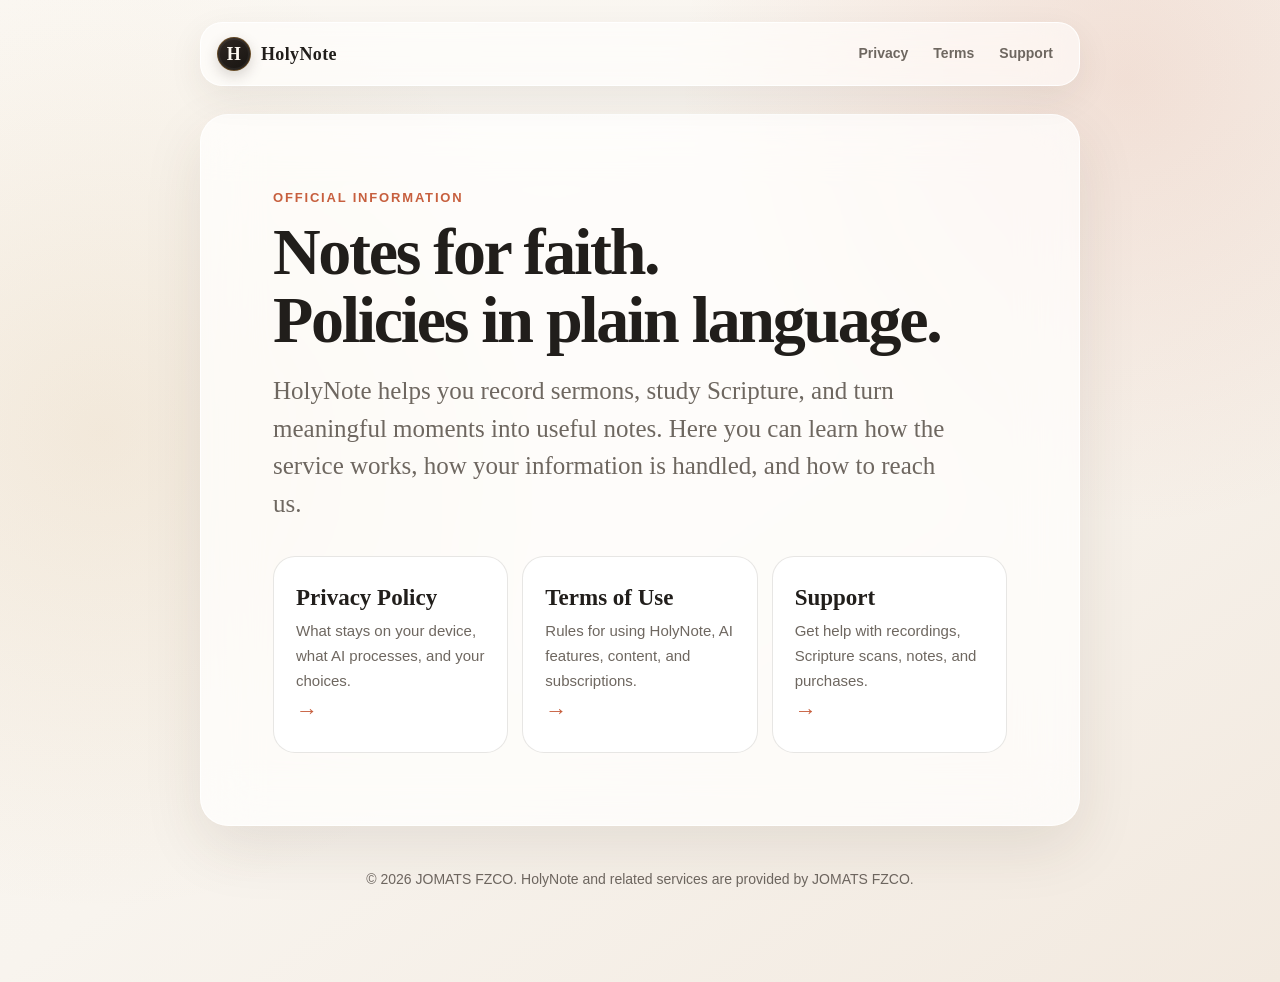
<file: index.html>
<!doctype html>
<html lang="en">
<head>
  <meta charset="utf-8">
  <meta name="viewport" content="width=device-width, initial-scale=1">
  <meta name="description" content="Official legal and support information for the HolyNote iOS app by JOMATS FZCO.">
  <title>HolyNote — Legal &amp; Support</title>
  <link rel="stylesheet" href="./assets/styles.css">
</head>
<body>
  <main class="shell">
    <header class="topbar">
      <a class="brand" href="./" aria-label="HolyNote home"><span class="brand-mark">H</span>HolyNote</a>
      <nav class="nav" aria-label="Legal navigation">
        <a href="./privacy/">Privacy</a>
        <a href="./terms/">Terms</a>
        <a href="./support/">Support</a>
      </nav>
    </header>

    <section class="hero">
      <p class="eyebrow">Official information</p>
      <h1>Notes for faith.<br>Policies in plain language.</h1>
      <p class="lede">HolyNote helps you record sermons, study Scripture, and turn meaningful moments into useful notes. Here you can learn how the service works, how your information is handled, and how to reach us.</p>

      <div class="cards">
        <a class="card" href="./privacy/">
          <strong>Privacy Policy</strong>
          <span>What stays on your device, what AI processes, and your choices.</span>
          <b aria-hidden="true">→</b>
        </a>
        <a class="card" href="./terms/">
          <strong>Terms of Use</strong>
          <span>Rules for using HolyNote, AI features, content, and subscriptions.</span>
          <b aria-hidden="true">→</b>
        </a>
        <a class="card" href="./support/">
          <strong>Support</strong>
          <span>Get help with recordings, Scripture scans, notes, and purchases.</span>
          <b aria-hidden="true">→</b>
        </a>
      </div>
    </section>

    <footer>
      <p>© 2026 JOMATS FZCO. HolyNote and related services are provided by JOMATS FZCO.</p>
    </footer>
  </main>
</body>
</html>
</file>
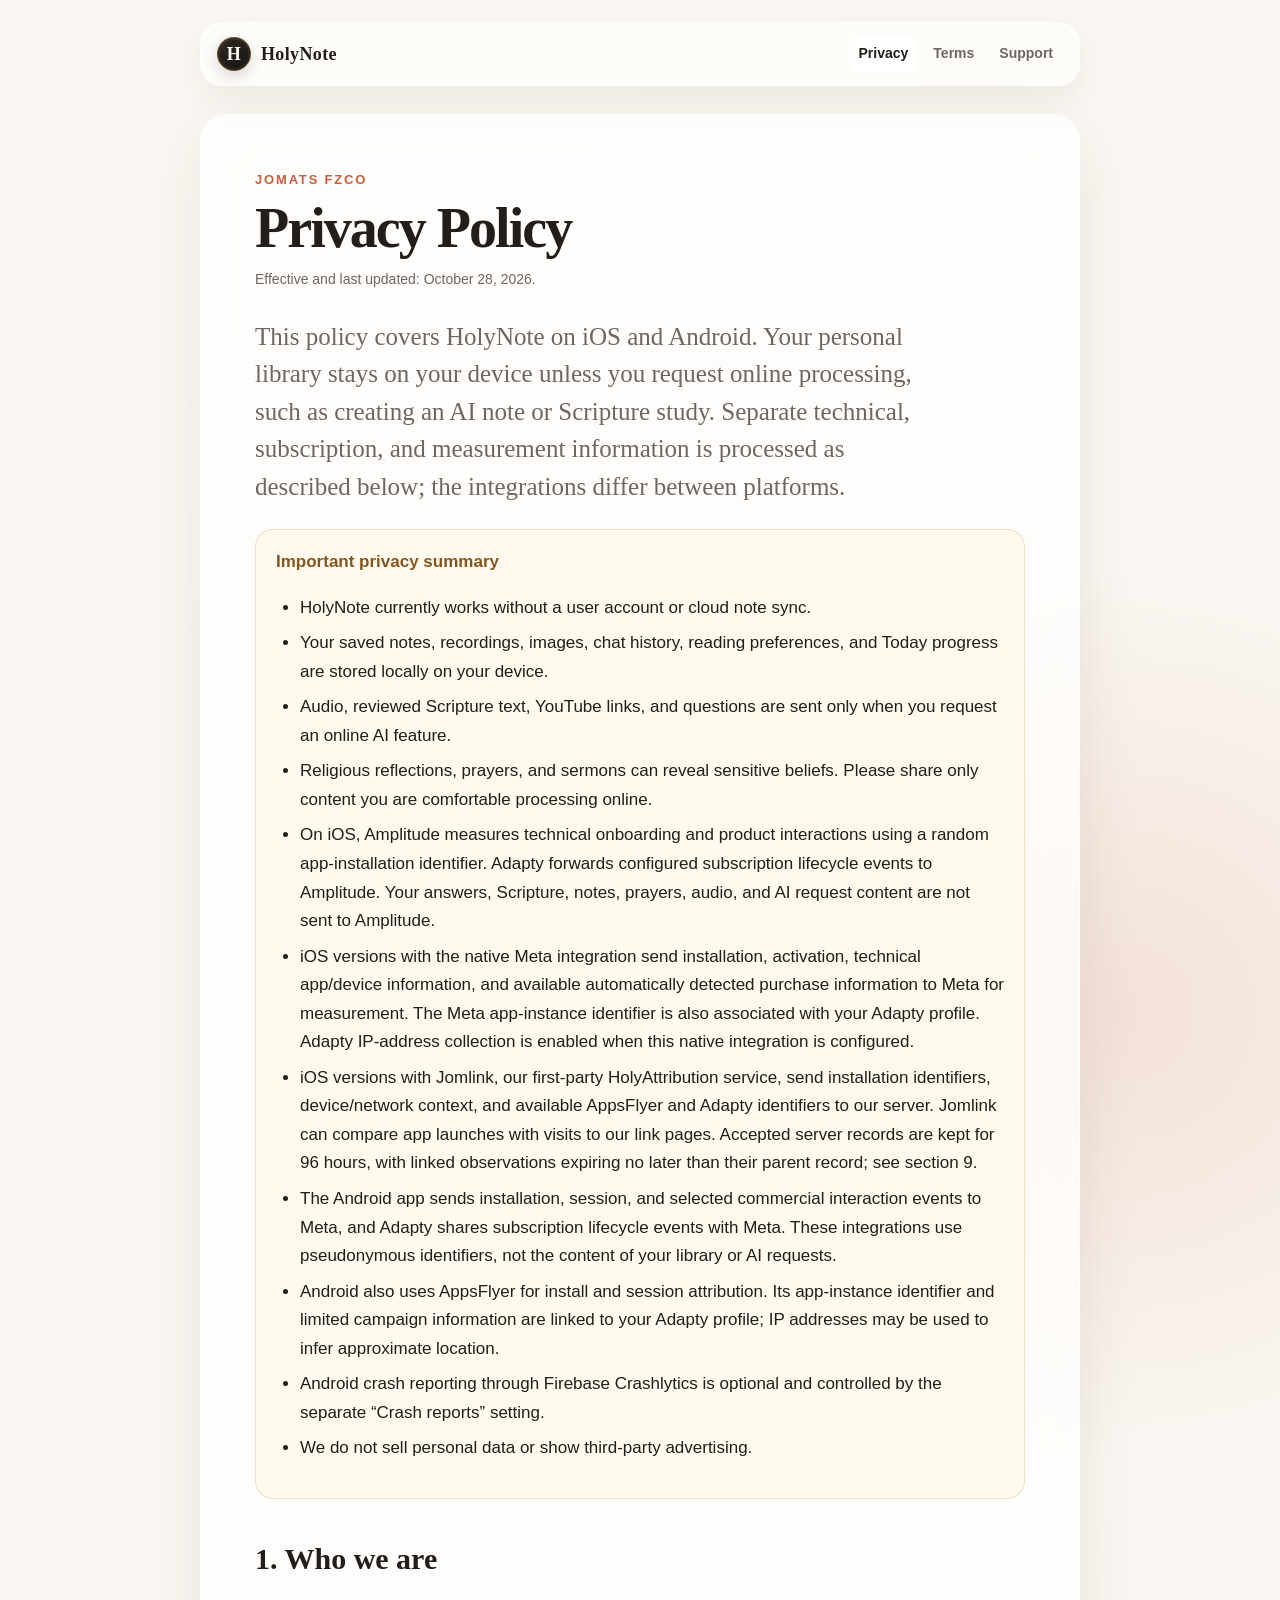
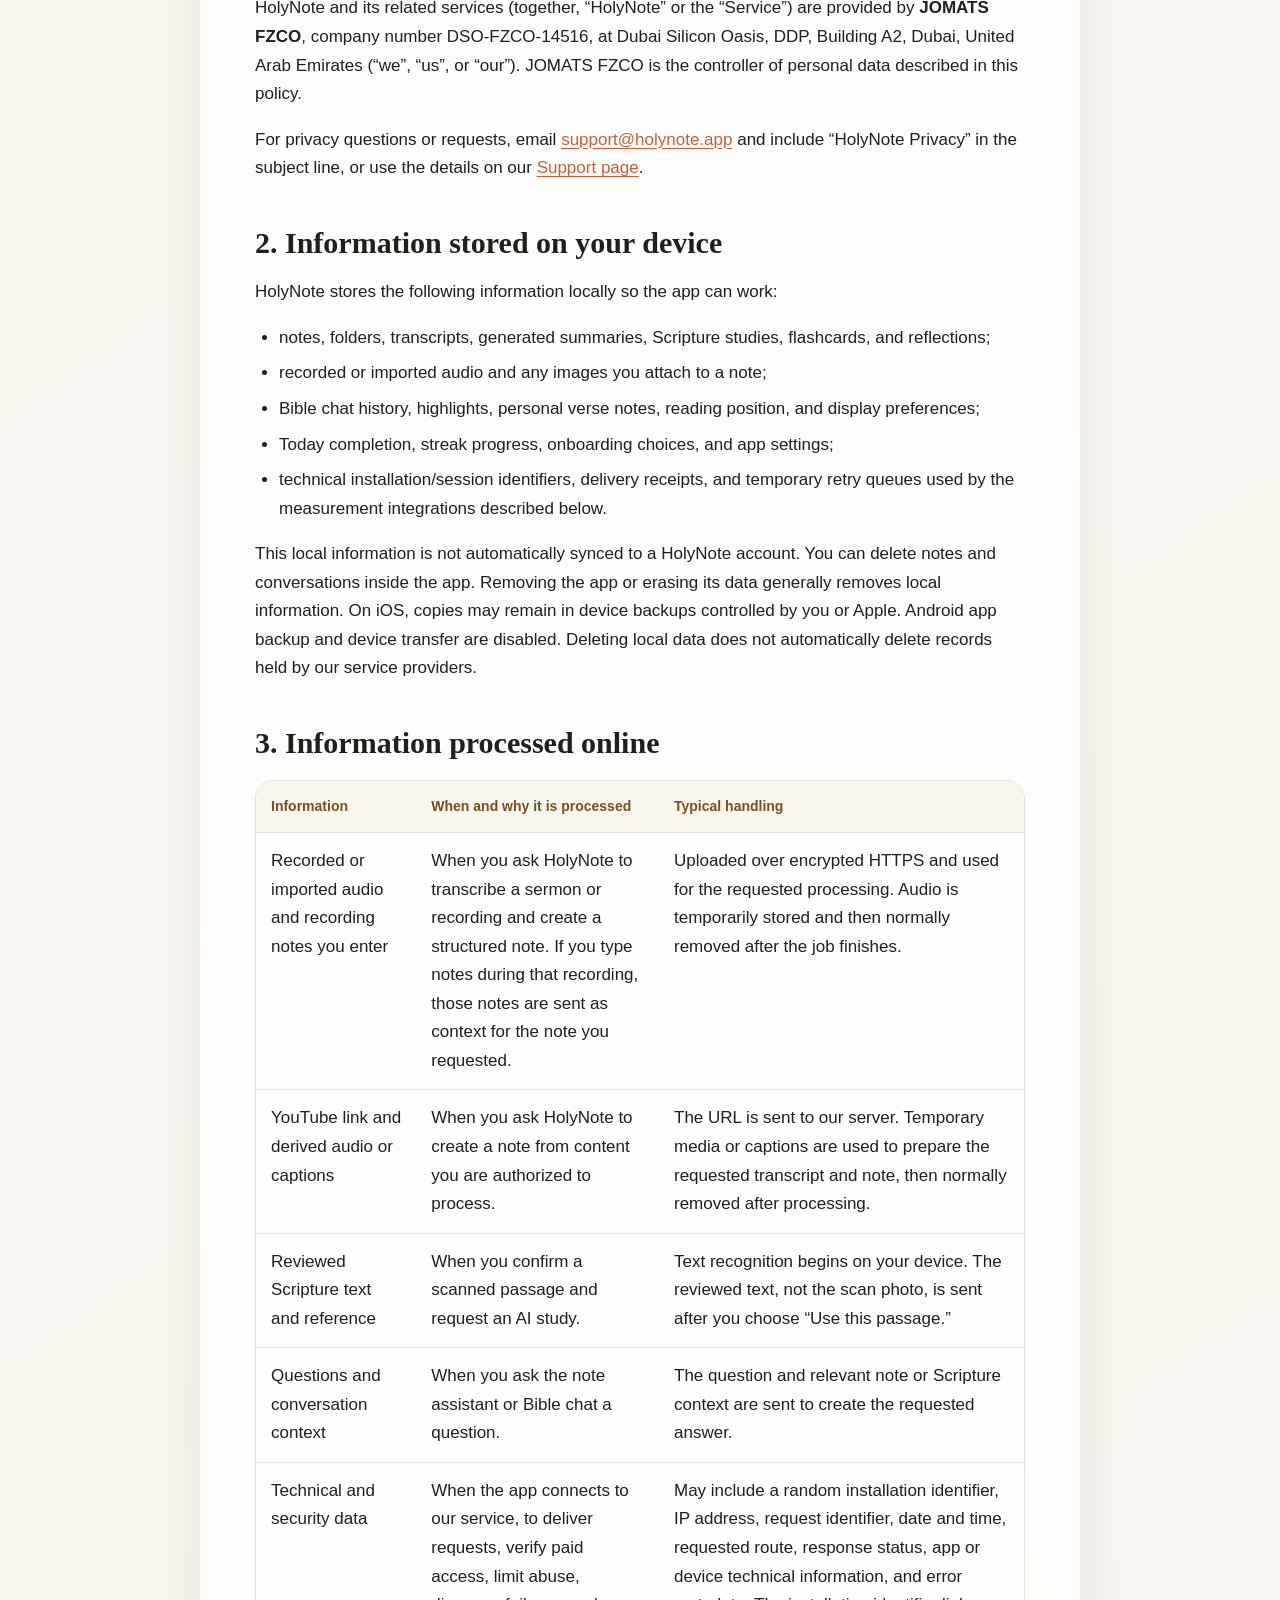
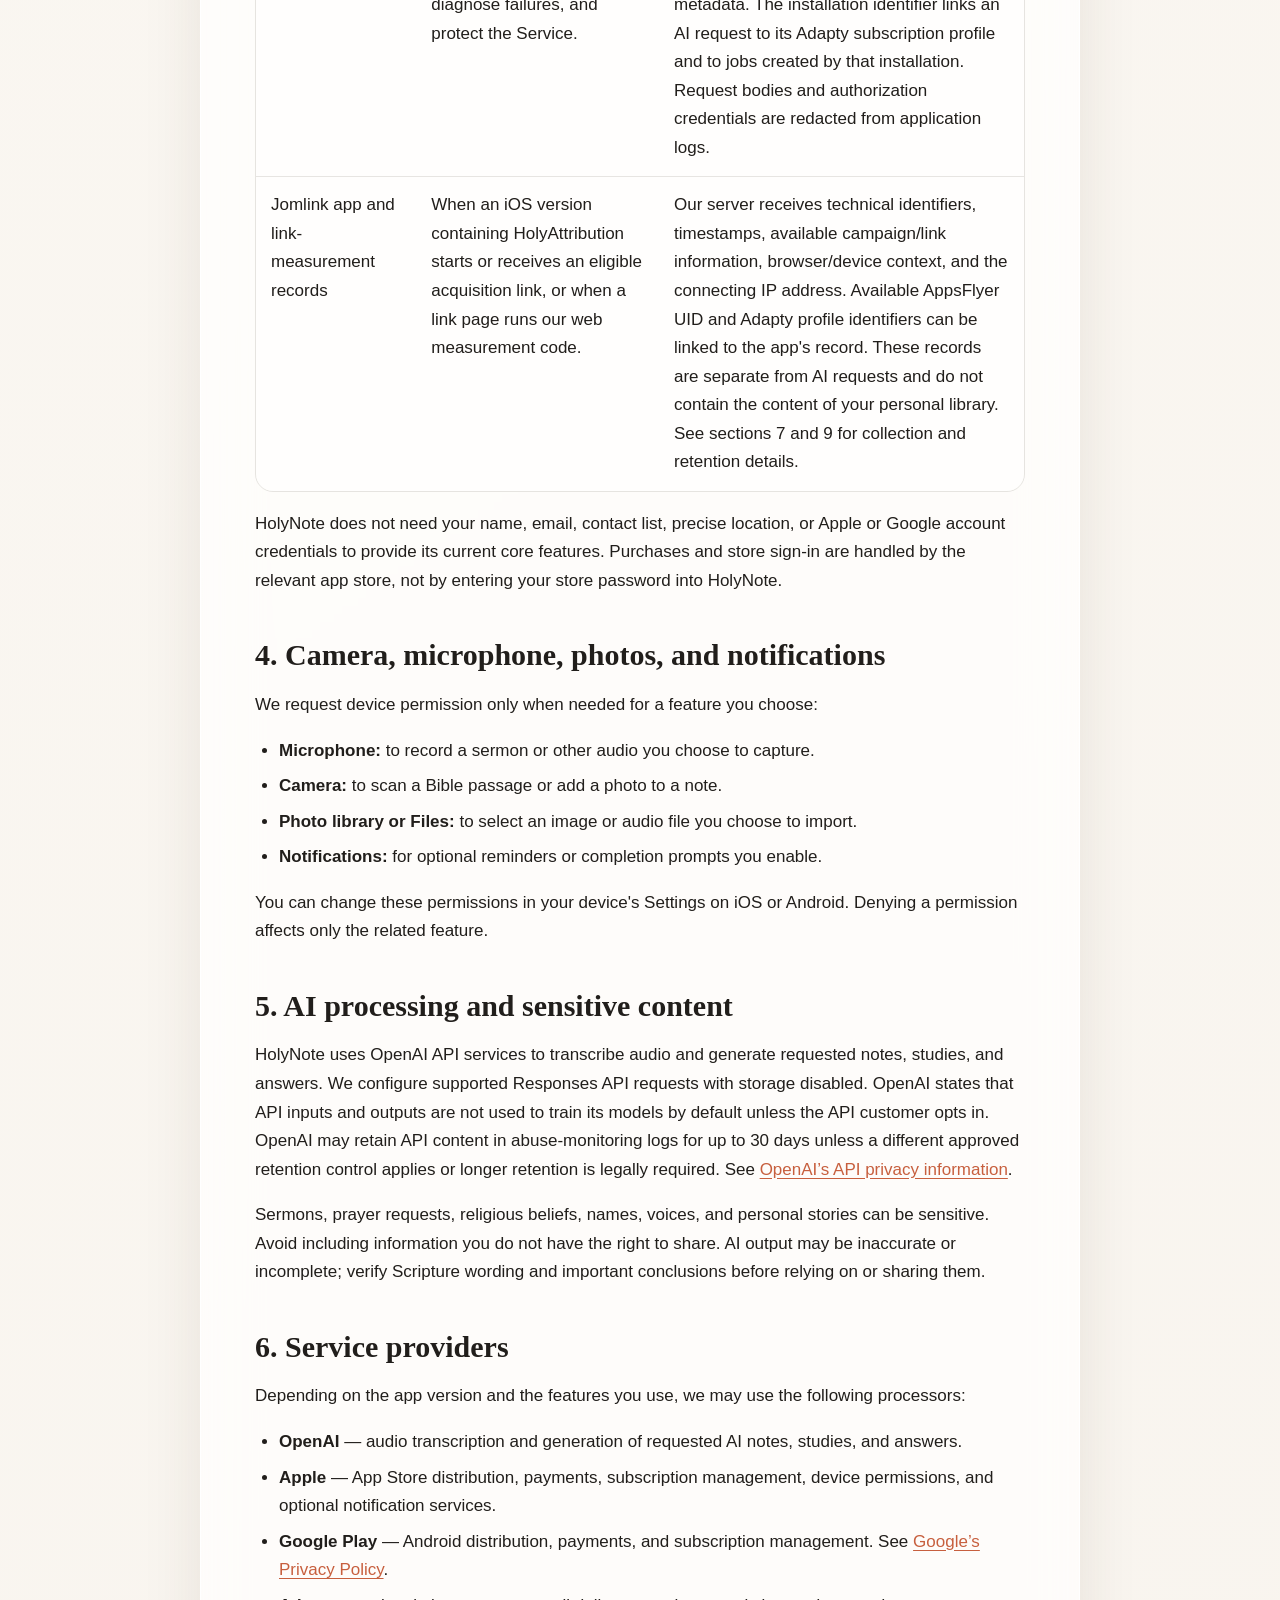
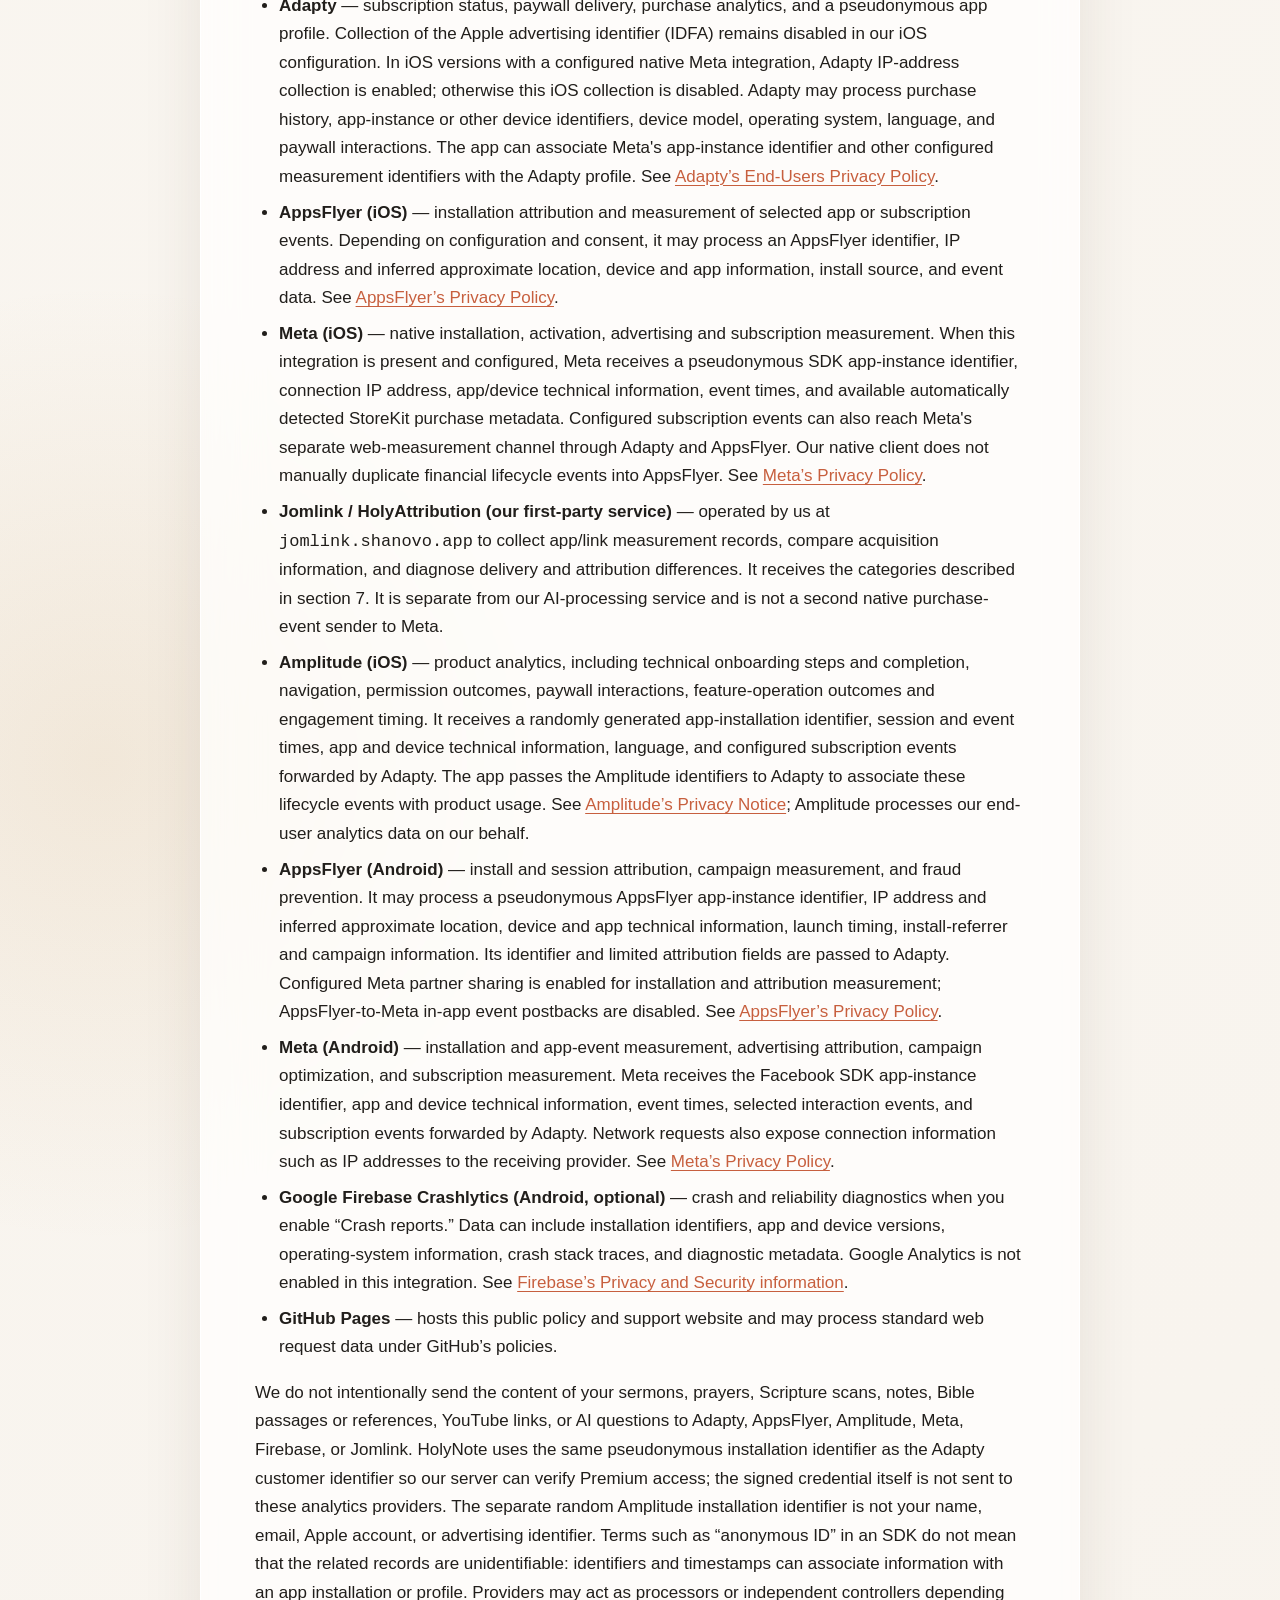
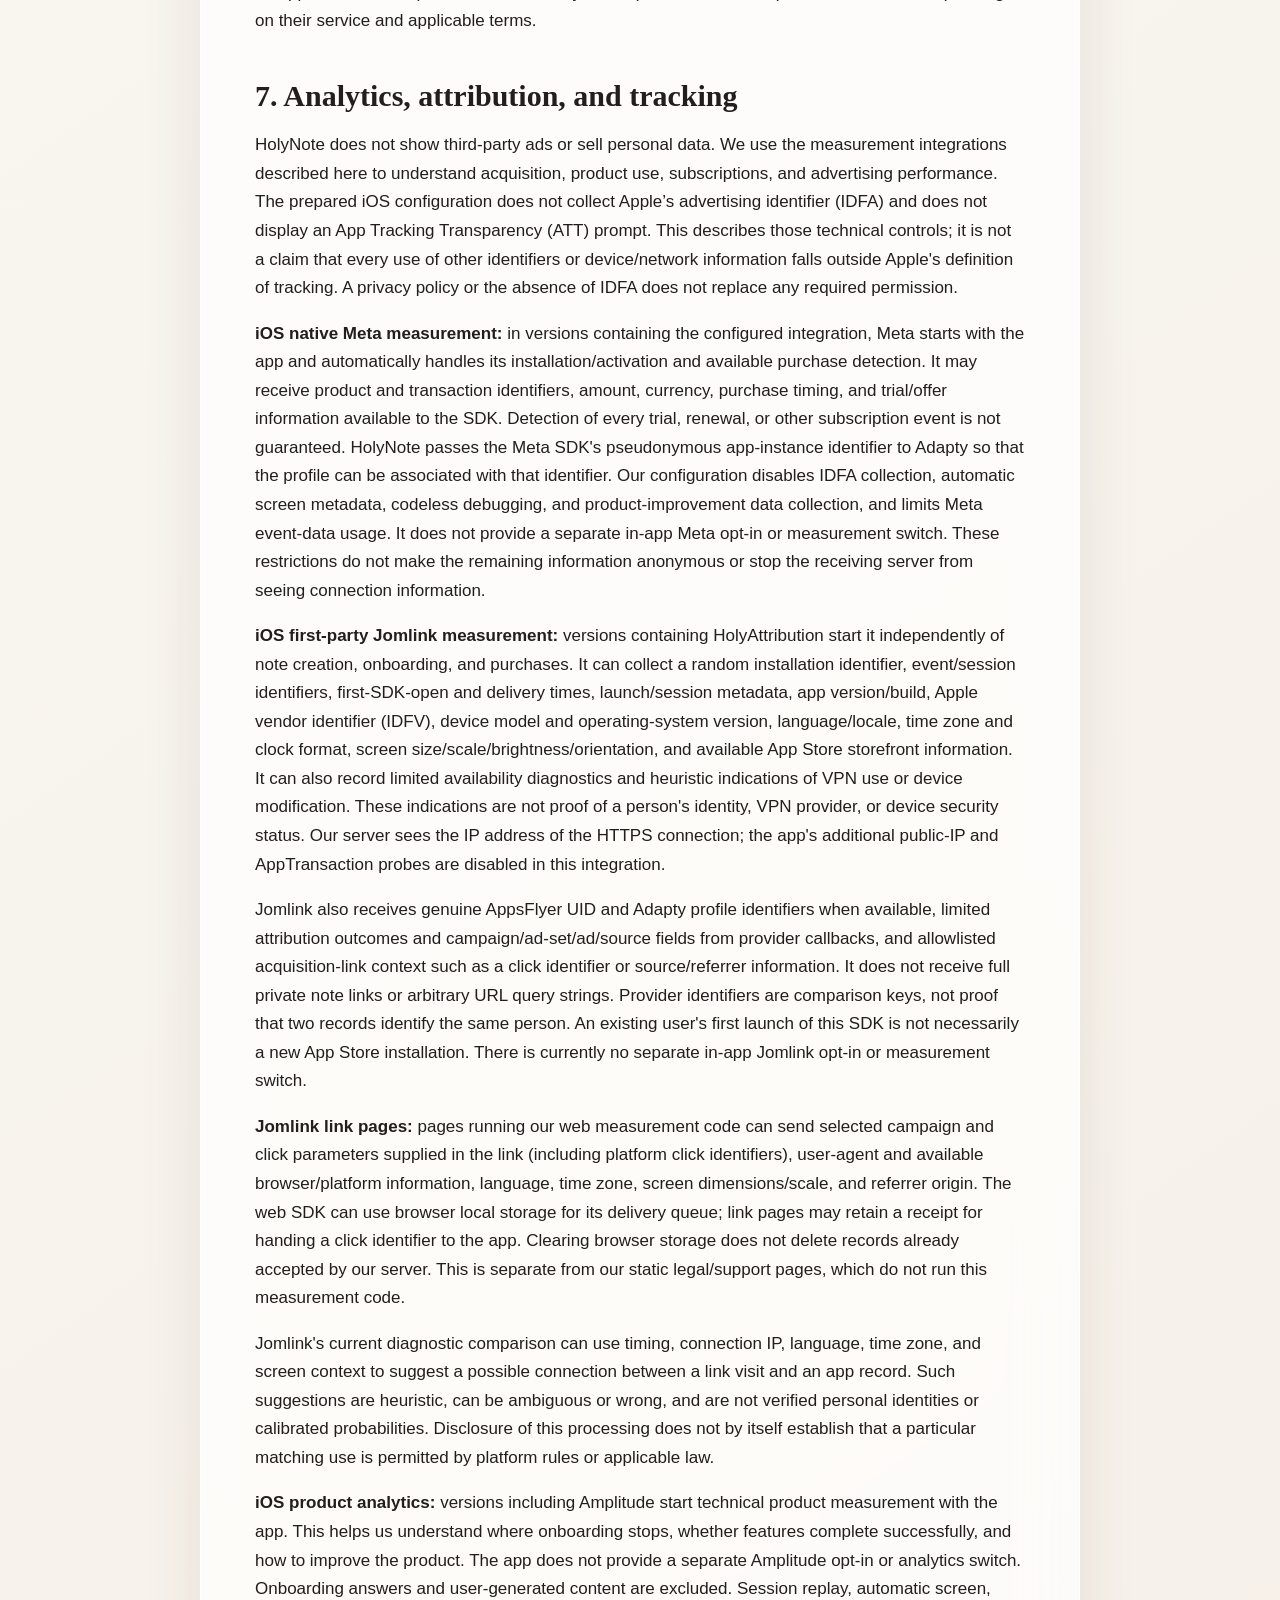
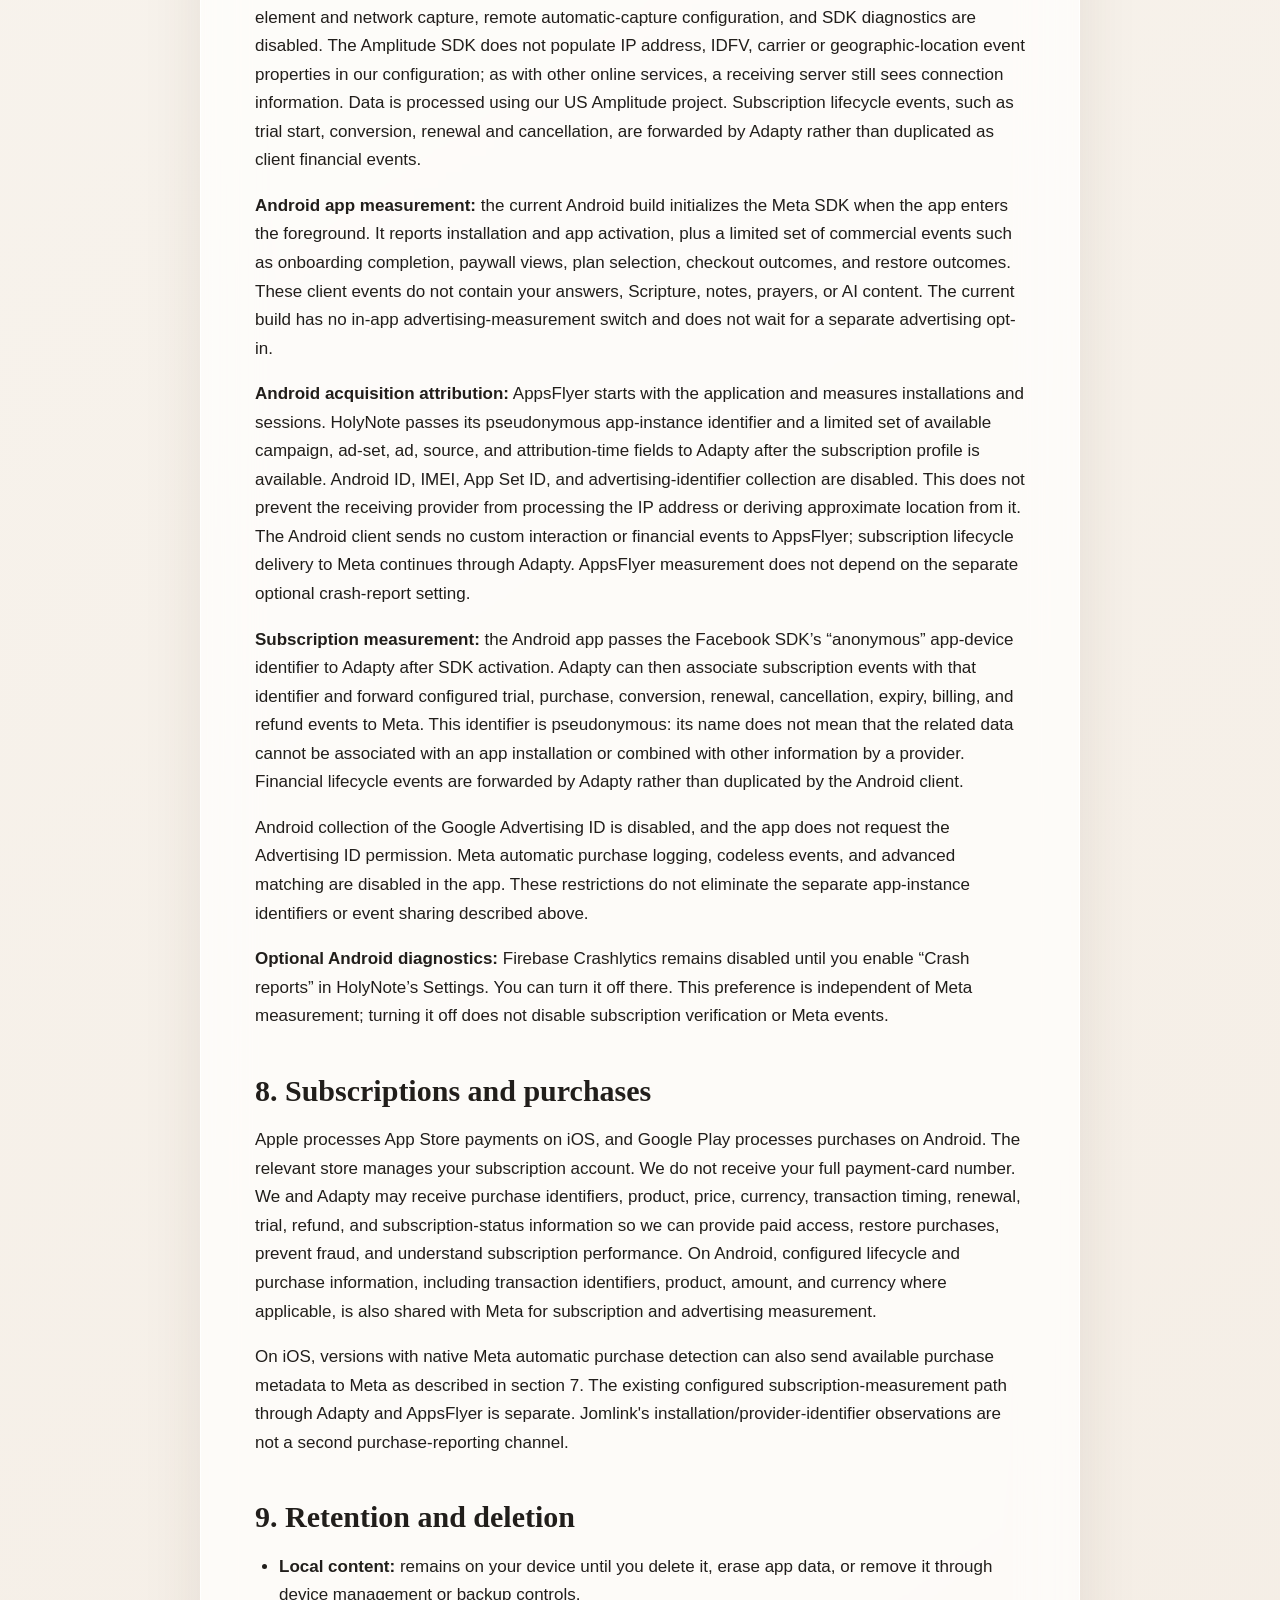
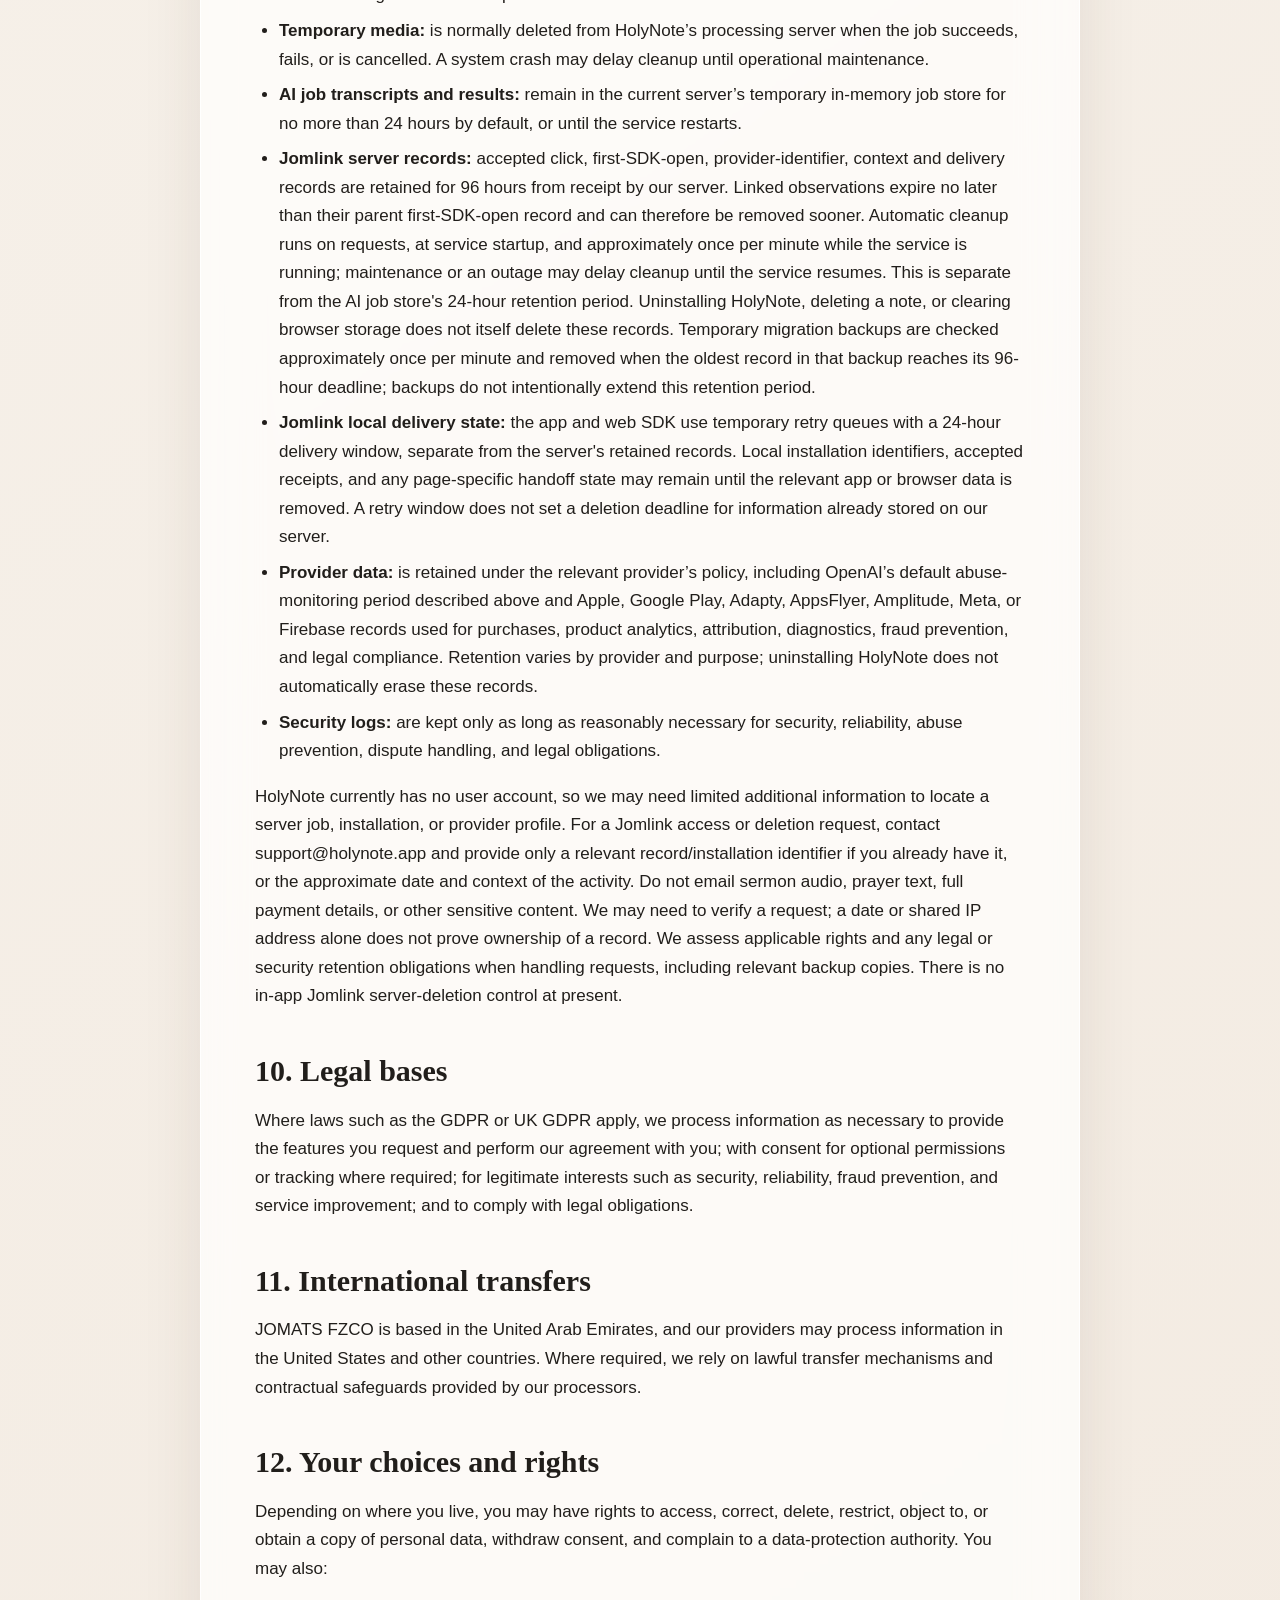
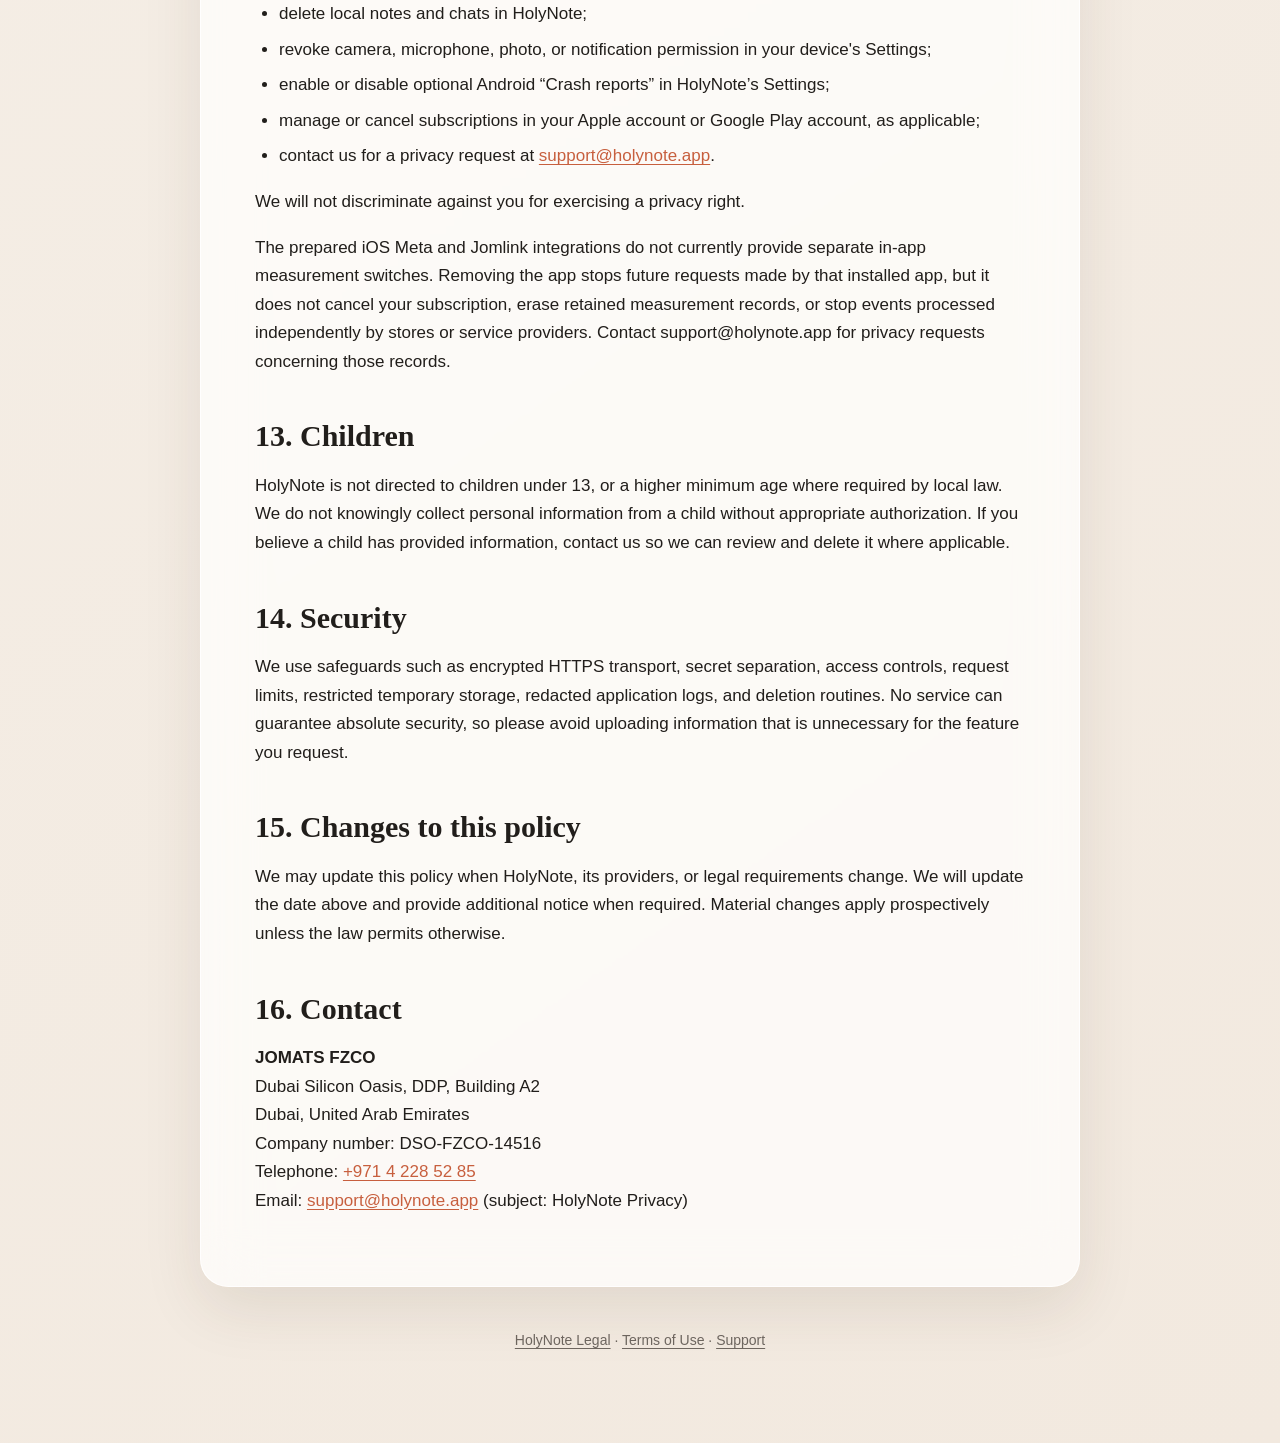
<file: privacy/index.html>
<!doctype html>
<html lang="en">
<head>
  <meta charset="utf-8">
  <meta name="viewport" content="width=device-width, initial-scale=1">
  <meta name="description" content="Privacy Policy for the HolyNote iOS and Android apps and related services.">
  <title>Privacy Policy — HolyNote</title>
  <link rel="stylesheet" href="../assets/styles.css">
</head>
<body>
  <main class="shell">
    <header class="topbar">
      <a class="brand" href="../" aria-label="HolyNote home"><span class="brand-mark">H</span>HolyNote</a>
      <nav class="nav" aria-label="Legal navigation">
        <a href="./" aria-current="page">Privacy</a>
        <a href="../terms/">Terms</a>
        <a href="../support/">Support</a>
      </nav>
    </header>

    <article class="document">
      <p class="eyebrow">JOMATS FZCO</p>
      <h1>Privacy Policy</h1>
      <p class="meta">Effective and last updated: October 28, 2026.</p>
      <p class="lede">This policy covers HolyNote on iOS and Android. Your personal library stays on your device unless you request online processing, such as creating an AI note or Scripture study. Separate technical, subscription, and measurement information is processed as described below; the integrations differ between platforms.</p>

      <div class="notice">
        <strong>Important privacy summary</strong>
        <ul>
          <li>HolyNote currently works without a user account or cloud note sync.</li>
          <li>Your saved notes, recordings, images, chat history, reading preferences, and Today progress are stored locally on your device.</li>
          <li>Audio, reviewed Scripture text, YouTube links, and questions are sent only when you request an online AI feature.</li>
          <li>Religious reflections, prayers, and sermons can reveal sensitive beliefs. Please share only content you are comfortable processing online.</li>
          <li>On iOS, Amplitude measures technical onboarding and product interactions using a random app-installation identifier. Adapty forwards configured subscription lifecycle events to Amplitude. Your answers, Scripture, notes, prayers, audio, and AI request content are not sent to Amplitude.</li>
          <li>iOS versions with the native Meta integration send installation, activation, technical app/device information, and available automatically detected purchase information to Meta for measurement. The Meta app-instance identifier is also associated with your Adapty profile. Adapty IP-address collection is enabled when this native integration is configured.</li>
          <li>iOS versions with Jomlink, our first-party HolyAttribution service, send installation identifiers, device/network context, and available AppsFlyer and Adapty identifiers to our server. Jomlink can compare app launches with visits to our link pages. Accepted server records are kept for 96 hours, with linked observations expiring no later than their parent record; see section 9.</li>
          <li>The Android app sends installation, session, and selected commercial interaction events to Meta, and Adapty shares subscription lifecycle events with Meta. These integrations use pseudonymous identifiers, not the content of your library or AI requests.</li>
          <li>Android also uses AppsFlyer for install and session attribution. Its app-instance identifier and limited campaign information are linked to your Adapty profile; IP addresses may be used to infer approximate location.</li>
          <li>Android crash reporting through Firebase Crashlytics is optional and controlled by the separate “Crash reports” setting.</li>
          <li>We do not sell personal data or show third-party advertising.</li>
        </ul>
      </div>

      <h2>1. Who we are</h2>
      <p>HolyNote and its related services (together, “HolyNote” or the “Service”) are provided by <strong>JOMATS FZCO</strong>, company number DSO-FZCO-14516, at Dubai Silicon Oasis, DDP, Building A2, Dubai, United Arab Emirates (“we”, “us”, or “our”). JOMATS FZCO is the controller of personal data described in this policy.</p>
      <p>For privacy questions or requests, email <a href="mailto:support@holynote.app?subject=HolyNote%20Privacy%20Request">support@holynote.app</a> and include “HolyNote Privacy” in the subject line, or use the details on our <a href="../support/">Support page</a>.</p>

      <h2>2. Information stored on your device</h2>
      <p>HolyNote stores the following information locally so the app can work:</p>
      <ul>
        <li>notes, folders, transcripts, generated summaries, Scripture studies, flashcards, and reflections;</li>
        <li>recorded or imported audio and any images you attach to a note;</li>
        <li>Bible chat history, highlights, personal verse notes, reading position, and display preferences;</li>
        <li>Today completion, streak progress, onboarding choices, and app settings;</li>
        <li>technical installation/session identifiers, delivery receipts, and temporary retry queues used by the measurement integrations described below.</li>
      </ul>
      <p>This local information is not automatically synced to a HolyNote account. You can delete notes and conversations inside the app. Removing the app or erasing its data generally removes local information. On iOS, copies may remain in device backups controlled by you or Apple. Android app backup and device transfer are disabled. Deleting local data does not automatically delete records held by our service providers.</p>

      <h2>3. Information processed online</h2>
      <div class="table-wrap">
        <table>
          <thead><tr><th>Information</th><th>When and why it is processed</th><th>Typical handling</th></tr></thead>
          <tbody>
            <tr><td>Recorded or imported audio and recording notes you enter</td><td>When you ask HolyNote to transcribe a sermon or recording and create a structured note. If you type notes during that recording, those notes are sent as context for the note you requested.</td><td>Uploaded over encrypted HTTPS and used for the requested processing. Audio is temporarily stored and then normally removed after the job finishes.</td></tr>
            <tr><td>YouTube link and derived audio or captions</td><td>When you ask HolyNote to create a note from content you are authorized to process.</td><td>The URL is sent to our server. Temporary media or captions are used to prepare the requested transcript and note, then normally removed after processing.</td></tr>
            <tr><td>Reviewed Scripture text and reference</td><td>When you confirm a scanned passage and request an AI study.</td><td>Text recognition begins on your device. The reviewed text, not the scan photo, is sent after you choose “Use this passage.”</td></tr>
            <tr><td>Questions and conversation context</td><td>When you ask the note assistant or Bible chat a question.</td><td>The question and relevant note or Scripture context are sent to create the requested answer.</td></tr>
            <tr><td>Technical and security data</td><td>When the app connects to our service, to deliver requests, verify paid access, limit abuse, diagnose failures, and protect the Service.</td><td>May include a random installation identifier, IP address, request identifier, date and time, requested route, response status, app or device technical information, and error metadata. The installation identifier links an AI request to its Adapty subscription profile and to jobs created by that installation. Request bodies and authorization credentials are redacted from application logs.</td></tr>
            <tr><td>Jomlink app and link-measurement records</td><td>When an iOS version containing HolyAttribution starts or receives an eligible acquisition link, or when a link page runs our web measurement code.</td><td>Our server receives technical identifiers, timestamps, available campaign/link information, browser/device context, and the connecting IP address. Available AppsFlyer UID and Adapty profile identifiers can be linked to the app's record. These records are separate from AI requests and do not contain the content of your personal library. See sections 7 and 9 for collection and retention details.</td></tr>
          </tbody>
        </table>
      </div>
      <p>HolyNote does not need your name, email, contact list, precise location, or Apple or Google account credentials to provide its current core features. Purchases and store sign-in are handled by the relevant app store, not by entering your store password into HolyNote.</p>

      <h2>4. Camera, microphone, photos, and notifications</h2>
      <p>We request device permission only when needed for a feature you choose:</p>
      <ul>
        <li><strong>Microphone:</strong> to record a sermon or other audio you choose to capture.</li>
        <li><strong>Camera:</strong> to scan a Bible passage or add a photo to a note.</li>
        <li><strong>Photo library or Files:</strong> to select an image or audio file you choose to import.</li>
        <li><strong>Notifications:</strong> for optional reminders or completion prompts you enable.</li>
      </ul>
      <p>You can change these permissions in your device's Settings on iOS or Android. Denying a permission affects only the related feature.</p>

      <h2>5. AI processing and sensitive content</h2>
      <p>HolyNote uses OpenAI API services to transcribe audio and generate requested notes, studies, and answers. We configure supported Responses API requests with storage disabled. OpenAI states that API inputs and outputs are not used to train its models by default unless the API customer opts in. OpenAI may retain API content in abuse-monitoring logs for up to 30 days unless a different approved retention control applies or longer retention is legally required. See <a href="https://openai.com/enterprise-privacy/">OpenAI’s API privacy information</a>.</p>
      <p>Sermons, prayer requests, religious beliefs, names, voices, and personal stories can be sensitive. Avoid including information you do not have the right to share. AI output may be inaccurate or incomplete; verify Scripture wording and important conclusions before relying on or sharing them.</p>

      <h2>6. Service providers</h2>
      <p>Depending on the app version and the features you use, we may use the following processors:</p>
      <ul>
        <li><strong>OpenAI</strong> — audio transcription and generation of requested AI notes, studies, and answers.</li>
        <li><strong>Apple</strong> — App Store distribution, payments, subscription management, device permissions, and optional notification services.</li>
        <li><strong>Google Play</strong> — Android distribution, payments, and subscription management. See <a href="https://policies.google.com/privacy">Google’s Privacy Policy</a>.</li>
        <li><strong>Adapty</strong> — subscription status, paywall delivery, purchase analytics, and a pseudonymous app profile. Collection of the Apple advertising identifier (IDFA) remains disabled in our iOS configuration. In iOS versions with a configured native Meta integration, Adapty IP-address collection is enabled; otherwise this iOS collection is disabled. Adapty may process purchase history, app-instance or other device identifiers, device model, operating system, language, and paywall interactions. The app can associate Meta's app-instance identifier and other configured measurement identifiers with the Adapty profile. See <a href="https://adapty.io/end-users-privacy/">Adapty’s End-Users Privacy Policy</a>.</li>
        <li><strong>AppsFlyer (iOS)</strong> — installation attribution and measurement of selected app or subscription events. Depending on configuration and consent, it may process an AppsFlyer identifier, IP address and inferred approximate location, device and app information, install source, and event data. See <a href="https://www.appsflyer.com/legal/privacy-policy/">AppsFlyer’s Privacy Policy</a>.</li>
        <li><strong>Meta (iOS)</strong> — native installation, activation, advertising and subscription measurement. When this integration is present and configured, Meta receives a pseudonymous SDK app-instance identifier, connection IP address, app/device technical information, event times, and available automatically detected StoreKit purchase metadata. Configured subscription events can also reach Meta's separate web-measurement channel through Adapty and AppsFlyer. Our native client does not manually duplicate financial lifecycle events into AppsFlyer. See <a href="https://www.facebook.com/privacy/policy/">Meta’s Privacy Policy</a>.</li>
        <li><strong>Jomlink / HolyAttribution (our first-party service)</strong> — operated by us at <code>jomlink.shanovo.app</code> to collect app/link measurement records, compare acquisition information, and diagnose delivery and attribution differences. It receives the categories described in section 7. It is separate from our AI-processing service and is not a second native purchase-event sender to Meta.</li>
        <li><strong>Amplitude (iOS)</strong> — product analytics, including technical onboarding steps and completion, navigation, permission outcomes, paywall interactions, feature-operation outcomes and engagement timing. It receives a randomly generated app-installation identifier, session and event times, app and device technical information, language, and configured subscription events forwarded by Adapty. The app passes the Amplitude identifiers to Adapty to associate these lifecycle events with product usage. See <a href="https://amplitude.com/privacy">Amplitude’s Privacy Notice</a>; Amplitude processes our end-user analytics data on our behalf.</li>
        <li><strong>AppsFlyer (Android)</strong> — install and session attribution, campaign measurement, and fraud prevention. It may process a pseudonymous AppsFlyer app-instance identifier, IP address and inferred approximate location, device and app technical information, launch timing, install-referrer and campaign information. Its identifier and limited attribution fields are passed to Adapty. Configured Meta partner sharing is enabled for installation and attribution measurement; AppsFlyer-to-Meta in-app event postbacks are disabled. See <a href="https://www.appsflyer.com/legal/privacy-policy/">AppsFlyer’s Privacy Policy</a>.</li>
        <li><strong>Meta (Android)</strong> — installation and app-event measurement, advertising attribution, campaign optimization, and subscription measurement. Meta receives the Facebook SDK app-instance identifier, app and device technical information, event times, selected interaction events, and subscription events forwarded by Adapty. Network requests also expose connection information such as IP addresses to the receiving provider. See <a href="https://www.facebook.com/privacy/policy/">Meta’s Privacy Policy</a>.</li>
        <li><strong>Google Firebase Crashlytics (Android, optional)</strong> — crash and reliability diagnostics when you enable “Crash reports.” Data can include installation identifiers, app and device versions, operating-system information, crash stack traces, and diagnostic metadata. Google Analytics is not enabled in this integration. See <a href="https://firebase.google.com/support/privacy">Firebase’s Privacy and Security information</a>.</li>
        <li><strong>GitHub Pages</strong> — hosts this public policy and support website and may process standard web request data under GitHub’s policies.</li>
      </ul>
      <p>We do not intentionally send the content of your sermons, prayers, Scripture scans, notes, Bible passages or references, YouTube links, or AI questions to Adapty, AppsFlyer, Amplitude, Meta, Firebase, or Jomlink. HolyNote uses the same pseudonymous installation identifier as the Adapty customer identifier so our server can verify Premium access; the signed credential itself is not sent to these analytics providers. The separate random Amplitude installation identifier is not your name, email, Apple account, or advertising identifier. Terms such as “anonymous ID” in an SDK do not mean that the related records are unidentifiable: identifiers and timestamps can associate information with an app installation or profile. Providers may act as processors or independent controllers depending on their service and applicable terms.</p>

      <h2>7. Analytics, attribution, and tracking</h2>
      <p>HolyNote does not show third-party ads or sell personal data. We use the measurement integrations described here to understand acquisition, product use, subscriptions, and advertising performance. The prepared iOS configuration does not collect Apple’s advertising identifier (IDFA) and does not display an App Tracking Transparency (ATT) prompt. This describes those technical controls; it is not a claim that every use of other identifiers or device/network information falls outside Apple's definition of tracking. A privacy policy or the absence of IDFA does not replace any required permission.</p>
      <p><strong>iOS native Meta measurement:</strong> in versions containing the configured integration, Meta starts with the app and automatically handles its installation/activation and available purchase detection. It may receive product and transaction identifiers, amount, currency, purchase timing, and trial/offer information available to the SDK. Detection of every trial, renewal, or other subscription event is not guaranteed. HolyNote passes the Meta SDK's pseudonymous app-instance identifier to Adapty so that the profile can be associated with that identifier. Our configuration disables IDFA collection, automatic screen metadata, codeless debugging, and product-improvement data collection, and limits Meta event-data usage. It does not provide a separate in-app Meta opt-in or measurement switch. These restrictions do not make the remaining information anonymous or stop the receiving server from seeing connection information.</p>
      <p><strong>iOS first-party Jomlink measurement:</strong> versions containing HolyAttribution start it independently of note creation, onboarding, and purchases. It can collect a random installation identifier, event/session identifiers, first-SDK-open and delivery times, launch/session metadata, app version/build, Apple vendor identifier (IDFV), device model and operating-system version, language/locale, time zone and clock format, screen size/scale/brightness/orientation, and available App Store storefront information. It can also record limited availability diagnostics and heuristic indications of VPN use or device modification. These indications are not proof of a person's identity, VPN provider, or device security status. Our server sees the IP address of the HTTPS connection; the app's additional public-IP and AppTransaction probes are disabled in this integration.</p>
      <p>Jomlink also receives genuine AppsFlyer UID and Adapty profile identifiers when available, limited attribution outcomes and campaign/ad-set/ad/source fields from provider callbacks, and allowlisted acquisition-link context such as a click identifier or source/referrer information. It does not receive full private note links or arbitrary URL query strings. Provider identifiers are comparison keys, not proof that two records identify the same person. An existing user's first launch of this SDK is not necessarily a new App Store installation. There is currently no separate in-app Jomlink opt-in or measurement switch.</p>
      <p><strong>Jomlink link pages:</strong> pages running our web measurement code can send selected campaign and click parameters supplied in the link (including platform click identifiers), user-agent and available browser/platform information, language, time zone, screen dimensions/scale, and referrer origin. The web SDK can use browser local storage for its delivery queue; link pages may retain a receipt for handing a click identifier to the app. Clearing browser storage does not delete records already accepted by our server. This is separate from our static legal/support pages, which do not run this measurement code.</p>
      <p>Jomlink's current diagnostic comparison can use timing, connection IP, language, time zone, and screen context to suggest a possible connection between a link visit and an app record. Such suggestions are heuristic, can be ambiguous or wrong, and are not verified personal identities or calibrated probabilities. Disclosure of this processing does not by itself establish that a particular matching use is permitted by platform rules or applicable law.</p>
      <p><strong>iOS product analytics:</strong> versions including Amplitude start technical product measurement with the app. This helps us understand where onboarding stops, whether features complete successfully, and how to improve the product. The app does not provide a separate Amplitude opt-in or analytics switch. Onboarding answers and user-generated content are excluded. Session replay, automatic screen, element and network capture, remote automatic-capture configuration, and SDK diagnostics are disabled. The Amplitude SDK does not populate IP address, IDFV, carrier or geographic-location event properties in our configuration; as with other online services, a receiving server still sees connection information. Data is processed using our US Amplitude project. Subscription lifecycle events, such as trial start, conversion, renewal and cancellation, are forwarded by Adapty rather than duplicated as client financial events.</p>
      <p><strong>Android app measurement:</strong> the current Android build initializes the Meta SDK when the app enters the foreground. It reports installation and app activation, plus a limited set of commercial events such as onboarding completion, paywall views, plan selection, checkout outcomes, and restore outcomes. These client events do not contain your answers, Scripture, notes, prayers, or AI content. The current build has no in-app advertising-measurement switch and does not wait for a separate advertising opt-in.</p>
      <p><strong>Android acquisition attribution:</strong> AppsFlyer starts with the application and measures installations and sessions. HolyNote passes its pseudonymous app-instance identifier and a limited set of available campaign, ad-set, ad, source, and attribution-time fields to Adapty after the subscription profile is available. Android ID, IMEI, App Set ID, and advertising-identifier collection are disabled. This does not prevent the receiving provider from processing the IP address or deriving approximate location from it. The Android client sends no custom interaction or financial events to AppsFlyer; subscription lifecycle delivery to Meta continues through Adapty. AppsFlyer measurement does not depend on the separate optional crash-report setting.</p>
      <p><strong>Subscription measurement:</strong> the Android app passes the Facebook SDK’s “anonymous” app-device identifier to Adapty after SDK activation. Adapty can then associate subscription events with that identifier and forward configured trial, purchase, conversion, renewal, cancellation, expiry, billing, and refund events to Meta. This identifier is pseudonymous: its name does not mean that the related data cannot be associated with an app installation or combined with other information by a provider. Financial lifecycle events are forwarded by Adapty rather than duplicated by the Android client.</p>
      <p>Android collection of the Google Advertising ID is disabled, and the app does not request the Advertising ID permission. Meta automatic purchase logging, codeless events, and advanced matching are disabled in the app. These restrictions do not eliminate the separate app-instance identifiers or event sharing described above.</p>
      <p><strong>Optional Android diagnostics:</strong> Firebase Crashlytics remains disabled until you enable “Crash reports” in HolyNote’s Settings. You can turn it off there. This preference is independent of Meta measurement; turning it off does not disable subscription verification or Meta events.</p>

      <h2>8. Subscriptions and purchases</h2>
      <p>Apple processes App Store payments on iOS, and Google Play processes purchases on Android. The relevant store manages your subscription account. We do not receive your full payment-card number. We and Adapty may receive purchase identifiers, product, price, currency, transaction timing, renewal, trial, refund, and subscription-status information so we can provide paid access, restore purchases, prevent fraud, and understand subscription performance. On Android, configured lifecycle and purchase information, including transaction identifiers, product, amount, and currency where applicable, is also shared with Meta for subscription and advertising measurement.</p>
      <p>On iOS, versions with native Meta automatic purchase detection can also send available purchase metadata to Meta as described in section 7. The existing configured subscription-measurement path through Adapty and AppsFlyer is separate. Jomlink's installation/provider-identifier observations are not a second purchase-reporting channel.</p>

      <h2>9. Retention and deletion</h2>
      <ul>
        <li><strong>Local content:</strong> remains on your device until you delete it, erase app data, or remove it through device management or backup controls.</li>
        <li><strong>Temporary media:</strong> is normally deleted from HolyNote’s processing server when the job succeeds, fails, or is cancelled. A system crash may delay cleanup until operational maintenance.</li>
        <li><strong>AI job transcripts and results:</strong> remain in the current server’s temporary in-memory job store for no more than 24 hours by default, or until the service restarts.</li>
        <li><strong>Jomlink server records:</strong> accepted click, first-SDK-open, provider-identifier, context and delivery records are retained for 96 hours from receipt by our server. Linked observations expire no later than their parent first-SDK-open record and can therefore be removed sooner. Automatic cleanup runs on requests, at service startup, and approximately once per minute while the service is running; maintenance or an outage may delay cleanup until the service resumes. This is separate from the AI job store's 24-hour retention period. Uninstalling HolyNote, deleting a note, or clearing browser storage does not itself delete these records. Temporary migration backups are checked approximately once per minute and removed when the oldest record in that backup reaches its 96-hour deadline; backups do not intentionally extend this retention period.</li>
        <li><strong>Jomlink local delivery state:</strong> the app and web SDK use temporary retry queues with a 24-hour delivery window, separate from the server's retained records. Local installation identifiers, accepted receipts, and any page-specific handoff state may remain until the relevant app or browser data is removed. A retry window does not set a deletion deadline for information already stored on our server.</li>
        <li><strong>Provider data:</strong> is retained under the relevant provider’s policy, including OpenAI’s default abuse-monitoring period described above and Apple, Google Play, Adapty, AppsFlyer, Amplitude, Meta, or Firebase records used for purchases, product analytics, attribution, diagnostics, fraud prevention, and legal compliance. Retention varies by provider and purpose; uninstalling HolyNote does not automatically erase these records.</li>
        <li><strong>Security logs:</strong> are kept only as long as reasonably necessary for security, reliability, abuse prevention, dispute handling, and legal obligations.</li>
      </ul>
      <p>HolyNote currently has no user account, so we may need limited additional information to locate a server job, installation, or provider profile. For a Jomlink access or deletion request, contact support@holynote.app and provide only a relevant record/installation identifier if you already have it, or the approximate date and context of the activity. Do not email sermon audio, prayer text, full payment details, or other sensitive content. We may need to verify a request; a date or shared IP address alone does not prove ownership of a record. We assess applicable rights and any legal or security retention obligations when handling requests, including relevant backup copies. There is no in-app Jomlink server-deletion control at present.</p>

      <h2>10. Legal bases</h2>
      <p>Where laws such as the GDPR or UK GDPR apply, we process information as necessary to provide the features you request and perform our agreement with you; with consent for optional permissions or tracking where required; for legitimate interests such as security, reliability, fraud prevention, and service improvement; and to comply with legal obligations.</p>

      <h2>11. International transfers</h2>
      <p>JOMATS FZCO is based in the United Arab Emirates, and our providers may process information in the United States and other countries. Where required, we rely on lawful transfer mechanisms and contractual safeguards provided by our processors.</p>

      <h2>12. Your choices and rights</h2>
      <p>Depending on where you live, you may have rights to access, correct, delete, restrict, object to, or obtain a copy of personal data, withdraw consent, and complain to a data-protection authority. You may also:</p>
      <ul>
        <li>delete local notes and chats in HolyNote;</li>
        <li>revoke camera, microphone, photo, or notification permission in your device's Settings;</li>
        <li>enable or disable optional Android “Crash reports” in HolyNote’s Settings;</li>
        <li>manage or cancel subscriptions in your Apple account or Google Play account, as applicable;</li>
        <li>contact us for a privacy request at <a href="mailto:support@holynote.app?subject=HolyNote%20Privacy%20Request">support@holynote.app</a>.</li>
      </ul>
      <p>We will not discriminate against you for exercising a privacy right.</p>
      <p>The prepared iOS Meta and Jomlink integrations do not currently provide separate in-app measurement switches. Removing the app stops future requests made by that installed app, but it does not cancel your subscription, erase retained measurement records, or stop events processed independently by stores or service providers. Contact support@holynote.app for privacy requests concerning those records.</p>

      <h2>13. Children</h2>
      <p>HolyNote is not directed to children under 13, or a higher minimum age where required by local law. We do not knowingly collect personal information from a child without appropriate authorization. If you believe a child has provided information, contact us so we can review and delete it where applicable.</p>

      <h2>14. Security</h2>
      <p>We use safeguards such as encrypted HTTPS transport, secret separation, access controls, request limits, restricted temporary storage, redacted application logs, and deletion routines. No service can guarantee absolute security, so please avoid uploading information that is unnecessary for the feature you request.</p>

      <h2>15. Changes to this policy</h2>
      <p>We may update this policy when HolyNote, its providers, or legal requirements change. We will update the date above and provide additional notice when required. Material changes apply prospectively unless the law permits otherwise.</p>

      <h2>16. Contact</h2>
      <p><strong>JOMATS FZCO</strong><br>Dubai Silicon Oasis, DDP, Building A2<br>Dubai, United Arab Emirates<br>Company number: DSO-FZCO-14516<br>Telephone: <a href="tel:+97142285285">+971 4 228 52 85</a><br>Email: <a href="mailto:support@holynote.app?subject=HolyNote%20Privacy%20Request">support@holynote.app</a> (subject: HolyNote Privacy)</p>
    </article>

    <footer><p><a href="../">HolyNote Legal</a> · <a href="../terms/">Terms of Use</a> · <a href="../support/">Support</a></p></footer>
  </main>
</body>
</html>
</file>
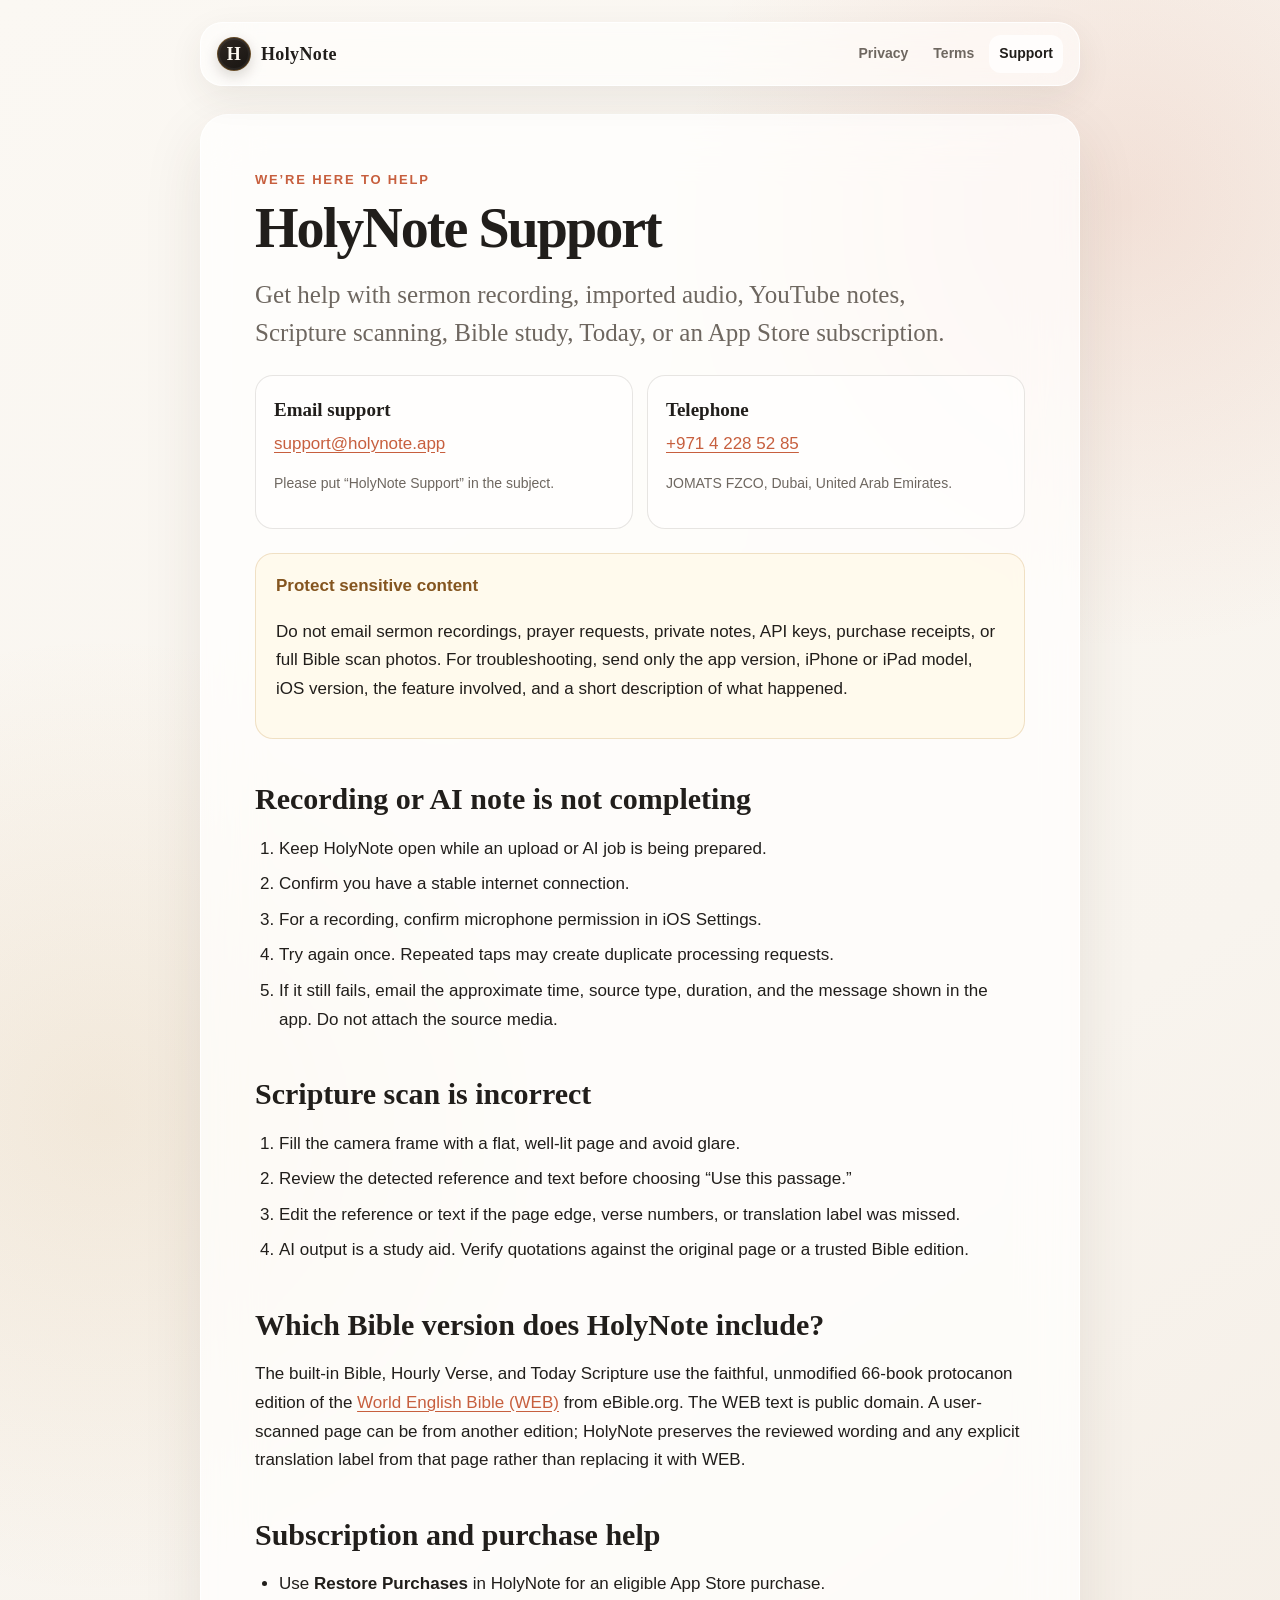
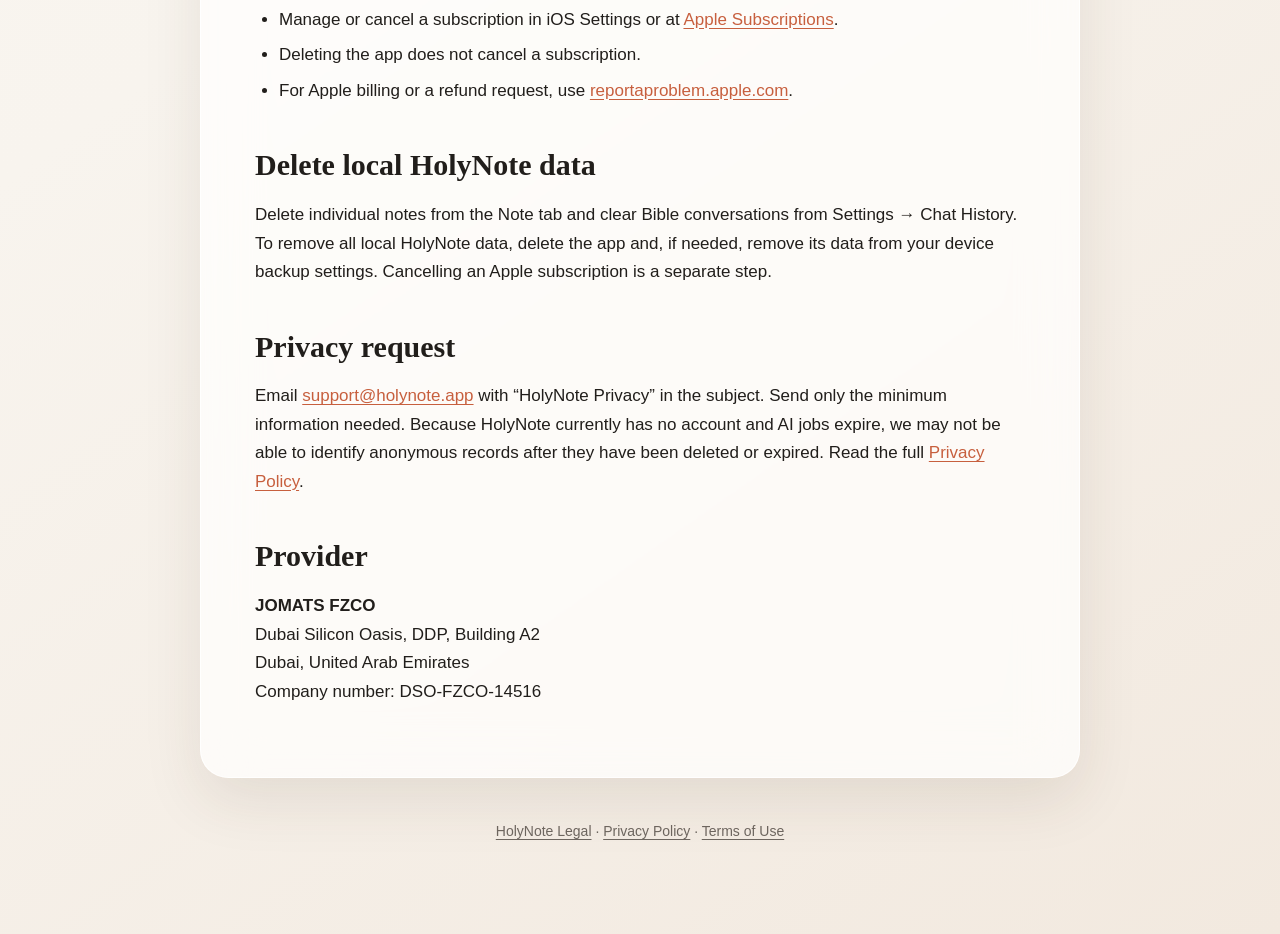
<file: support/index.html>
<!doctype html>
<html lang="en">
<head>
  <meta charset="utf-8">
  <meta name="viewport" content="width=device-width, initial-scale=1">
  <meta name="description" content="Official support page for the HolyNote iOS app.">
  <title>Support — HolyNote</title>
  <link rel="stylesheet" href="../assets/styles.css">
</head>
<body>
  <main class="shell">
    <header class="topbar">
      <a class="brand" href="../" aria-label="HolyNote home"><span class="brand-mark">H</span>HolyNote</a>
      <nav class="nav" aria-label="Legal navigation">
        <a href="../privacy/">Privacy</a>
        <a href="../terms/">Terms</a>
        <a href="./" aria-current="page">Support</a>
      </nav>
    </header>

    <article class="document">
      <p class="eyebrow">We’re here to help</p>
      <h1>HolyNote Support</h1>
      <p class="lede">Get help with sermon recording, imported audio, YouTube notes, Scripture scanning, Bible study, Today, or an App Store subscription.</p>

      <div class="contact-box">
        <div><strong>Email support</strong><a href="mailto:support@holynote.app?subject=HolyNote%20Support">support@holynote.app</a><p class="fine">Please put “HolyNote Support” in the subject.</p></div>
        <div><strong>Telephone</strong><a href="tel:+97142285285">+971 4 228 52 85</a><p class="fine">JOMATS FZCO, Dubai, United Arab Emirates.</p></div>
      </div>

      <div class="notice"><strong>Protect sensitive content</strong><p>Do not email sermon recordings, prayer requests, private notes, API keys, purchase receipts, or full Bible scan photos. For troubleshooting, send only the app version, iPhone or iPad model, iOS version, the feature involved, and a short description of what happened.</p></div>

      <h2>Recording or AI note is not completing</h2>
      <ol>
        <li>Keep HolyNote open while an upload or AI job is being prepared.</li>
        <li>Confirm you have a stable internet connection.</li>
        <li>For a recording, confirm microphone permission in iOS Settings.</li>
        <li>Try again once. Repeated taps may create duplicate processing requests.</li>
        <li>If it still fails, email the approximate time, source type, duration, and the message shown in the app. Do not attach the source media.</li>
      </ol>

      <h2>Scripture scan is incorrect</h2>
      <ol>
        <li>Fill the camera frame with a flat, well-lit page and avoid glare.</li>
        <li>Review the detected reference and text before choosing “Use this passage.”</li>
        <li>Edit the reference or text if the page edge, verse numbers, or translation label was missed.</li>
        <li>AI output is a study aid. Verify quotations against the original page or a trusted Bible edition.</li>
      </ol>

      <h2>Which Bible version does HolyNote include?</h2>
      <p>The built-in Bible, Hourly Verse, and Today Scripture use the faithful, unmodified 66-book protocanon edition of the <a href="https://ebible.org/bible/details.php?id=engwebp">World English Bible (WEB)</a> from eBible.org. The WEB text is public domain. A user-scanned page can be from another edition; HolyNote preserves the reviewed wording and any explicit translation label from that page rather than replacing it with WEB.</p>

      <h2>Subscription and purchase help</h2>
      <ul>
        <li>Use <strong>Restore Purchases</strong> in HolyNote for an eligible App Store purchase.</li>
        <li>Manage or cancel a subscription in iOS Settings or at <a href="https://apps.apple.com/account/subscriptions">Apple Subscriptions</a>.</li>
        <li>Deleting the app does not cancel a subscription.</li>
        <li>For Apple billing or a refund request, use <a href="https://reportaproblem.apple.com/">reportaproblem.apple.com</a>.</li>
      </ul>

      <h2>Delete local HolyNote data</h2>
      <p>Delete individual notes from the Note tab and clear Bible conversations from Settings → Chat History. To remove all local HolyNote data, delete the app and, if needed, remove its data from your device backup settings. Cancelling an Apple subscription is a separate step.</p>

      <h2>Privacy request</h2>
      <p>Email <a href="mailto:support@holynote.app?subject=HolyNote%20Privacy%20Request">support@holynote.app</a> with “HolyNote Privacy” in the subject. Send only the minimum information needed. Because HolyNote currently has no account and AI jobs expire, we may not be able to identify anonymous records after they have been deleted or expired. Read the full <a href="../privacy/">Privacy Policy</a>.</p>

      <h2>Provider</h2>
      <p><strong>JOMATS FZCO</strong><br>Dubai Silicon Oasis, DDP, Building A2<br>Dubai, United Arab Emirates<br>Company number: DSO-FZCO-14516</p>
    </article>

    <footer><p><a href="../">HolyNote Legal</a> · <a href="../privacy/">Privacy Policy</a> · <a href="../terms/">Terms of Use</a></p></footer>
  </main>
</body>
</html>
</file>
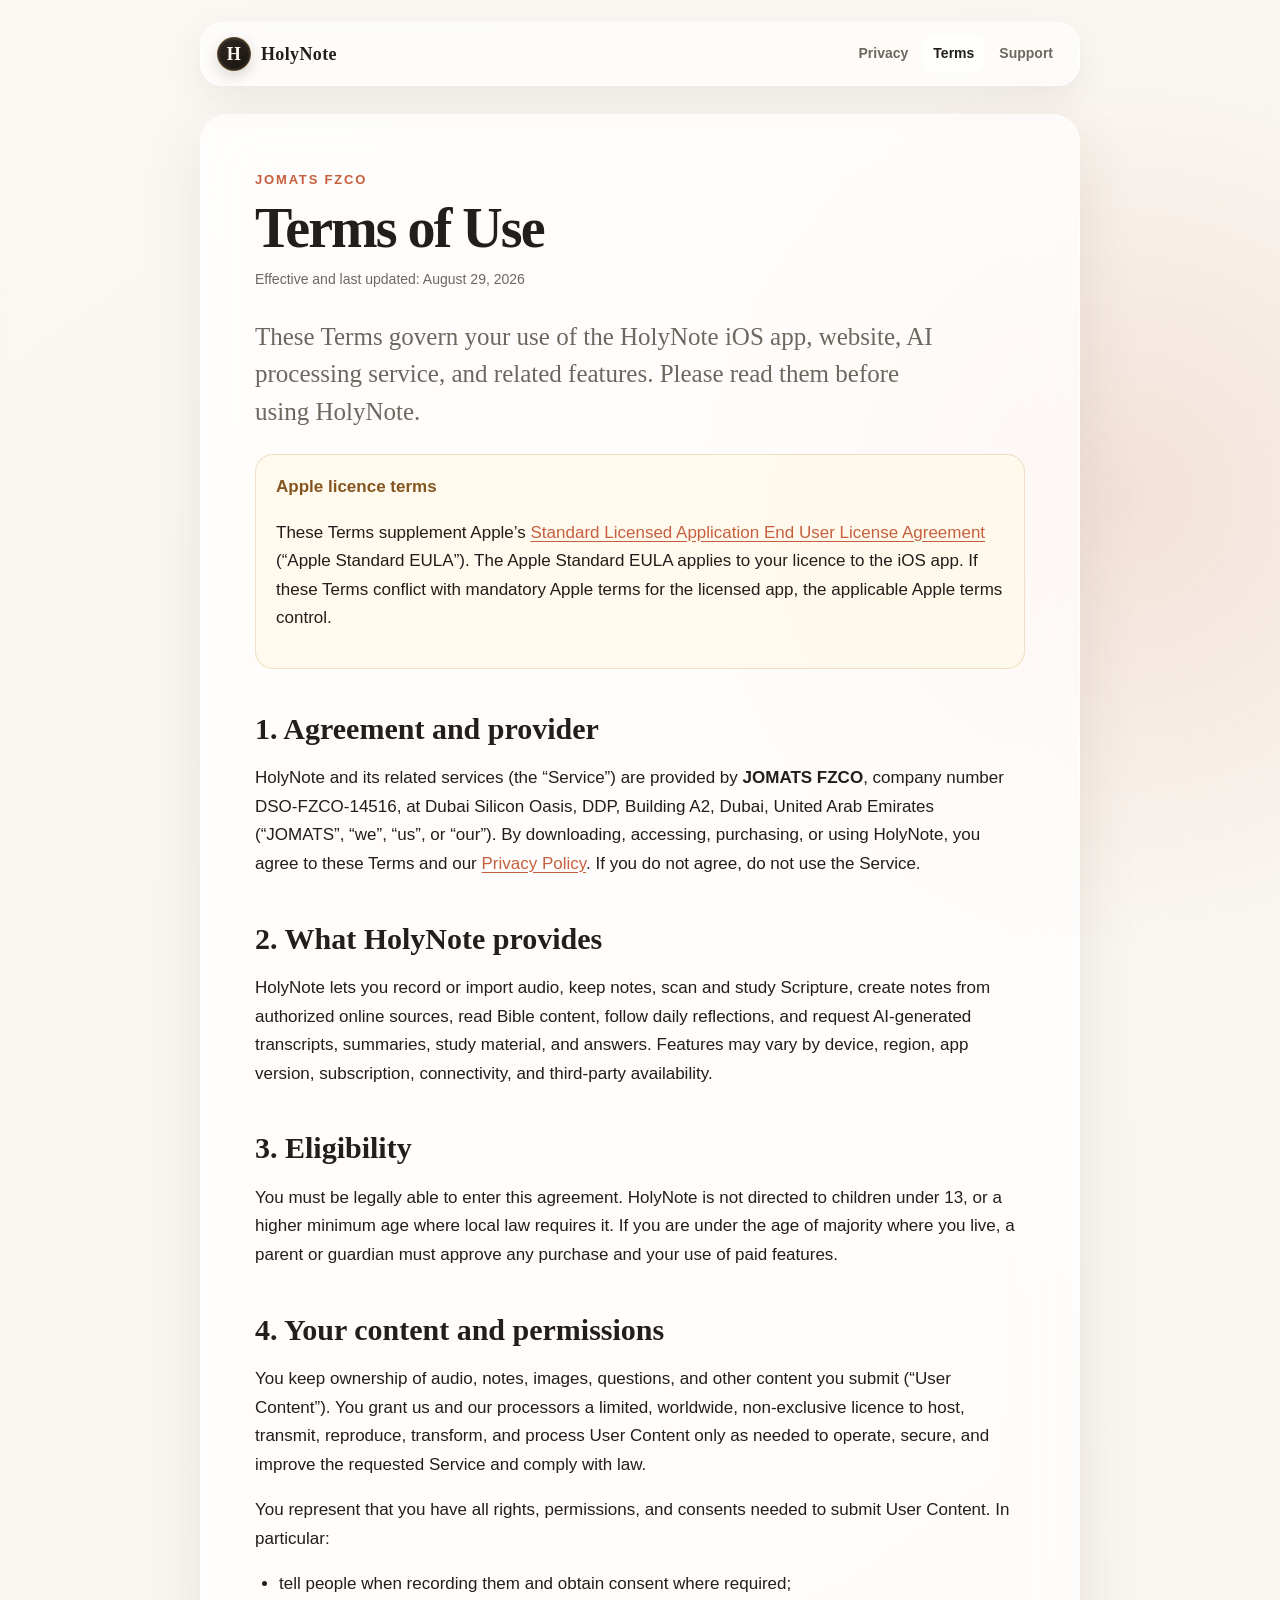
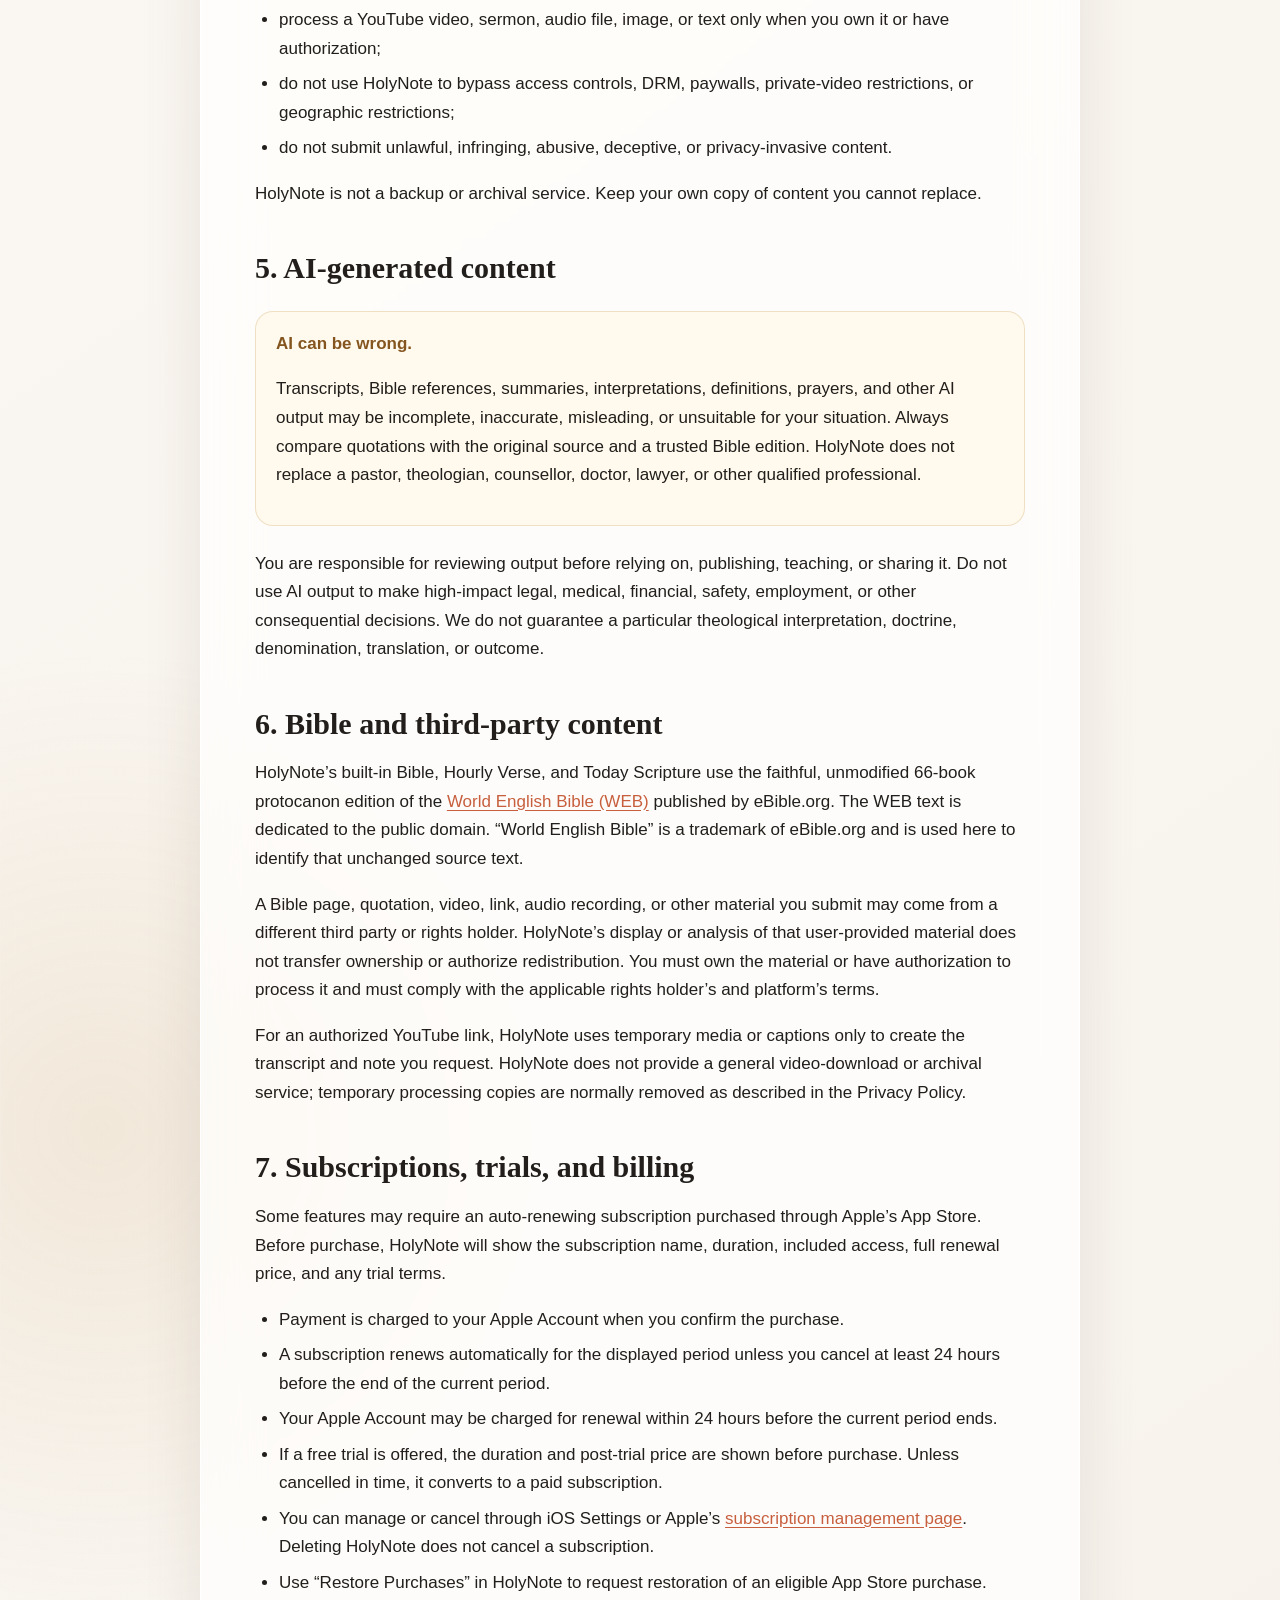
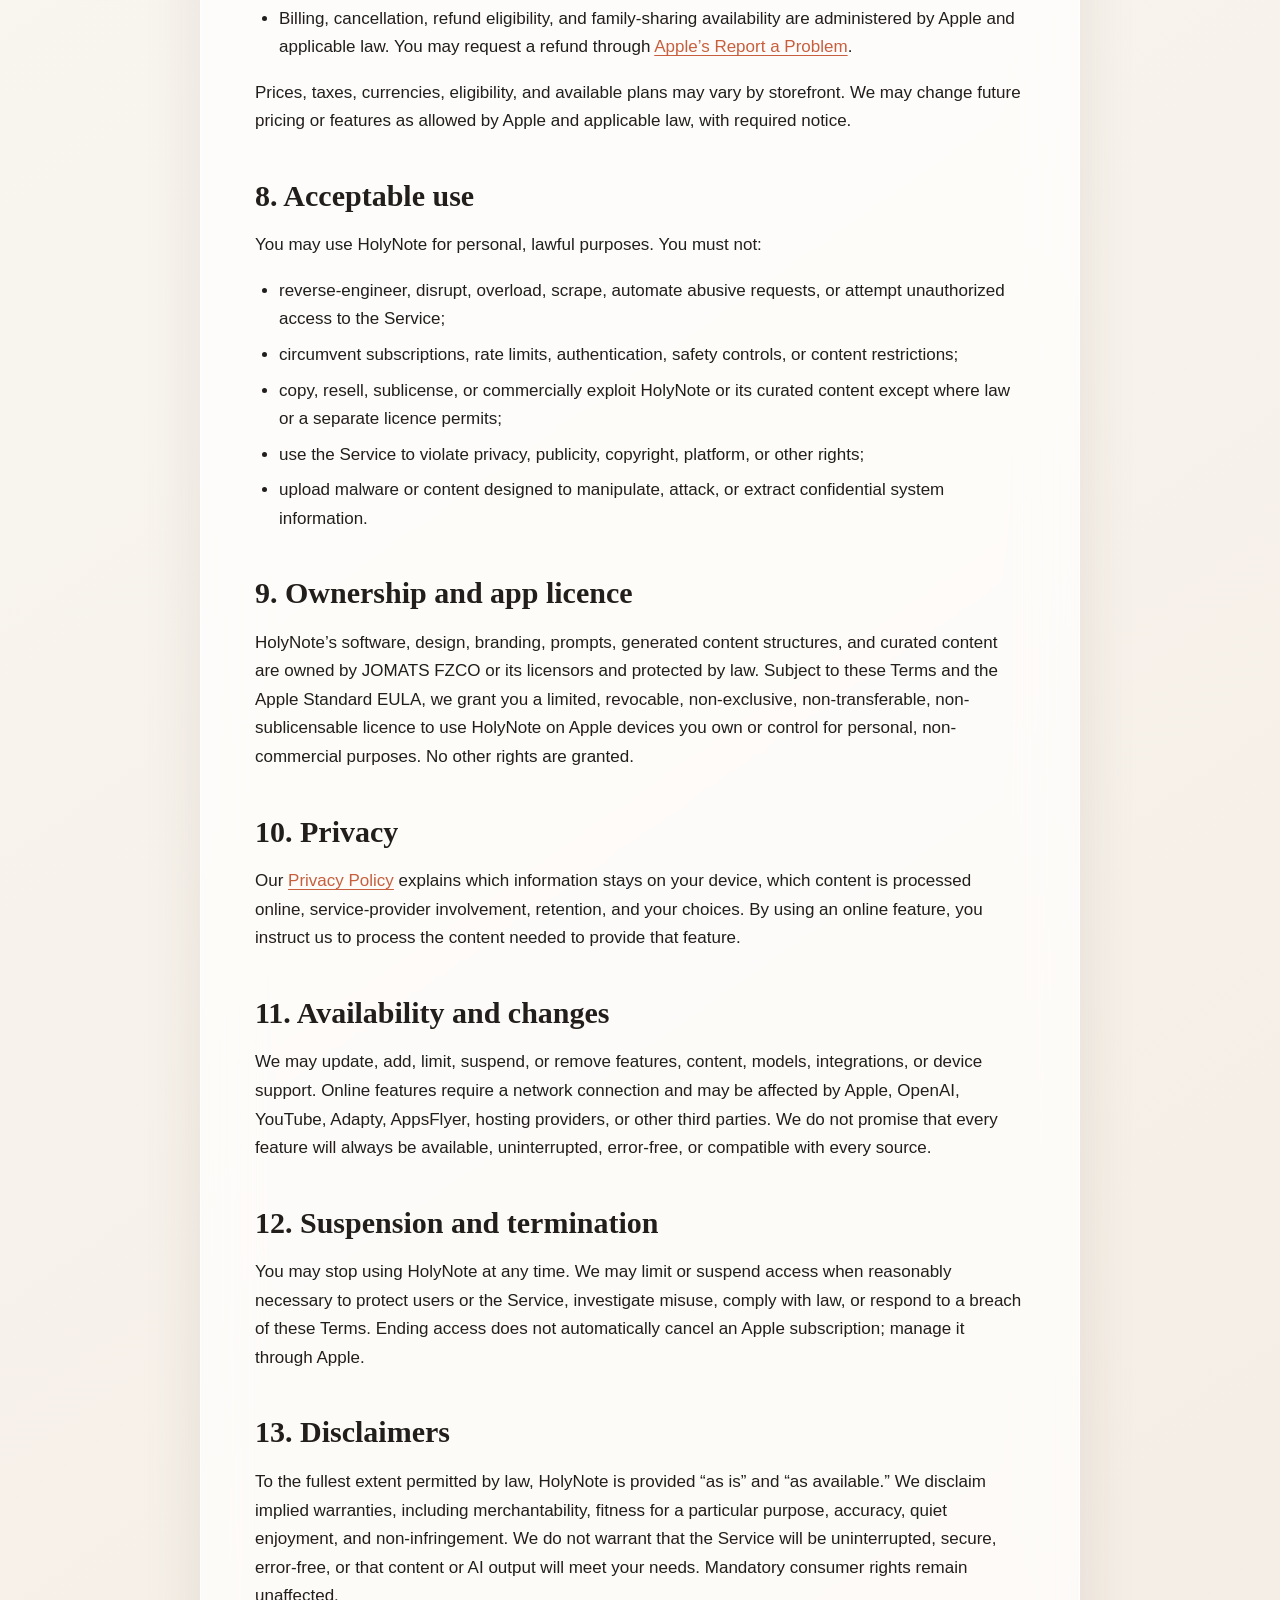
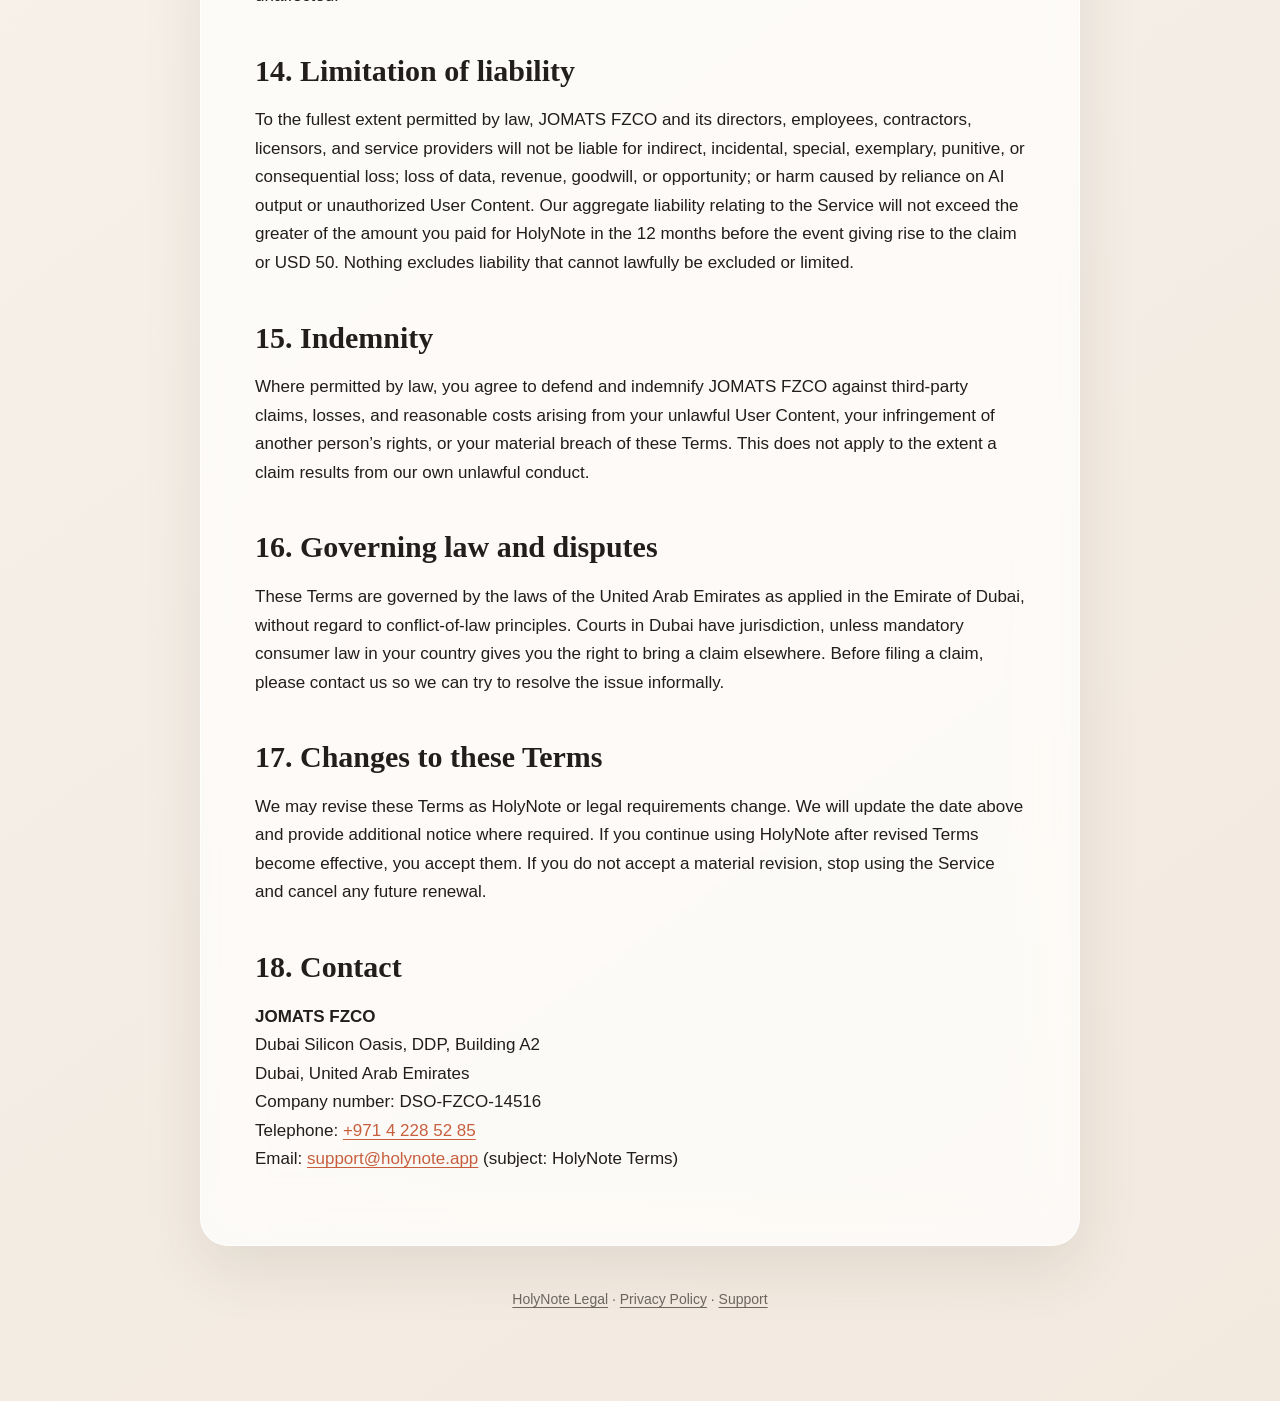
<file: terms/index.html>
<!doctype html>
<html lang="en">
<head>
  <meta charset="utf-8">
  <meta name="viewport" content="width=device-width, initial-scale=1">
  <meta name="description" content="Terms of Use for the HolyNote iOS app and related services.">
  <title>Terms of Use — HolyNote</title>
  <link rel="stylesheet" href="../assets/styles.css">
</head>
<body>
  <main class="shell">
    <header class="topbar">
      <a class="brand" href="../" aria-label="HolyNote home"><span class="brand-mark">H</span>HolyNote</a>
      <nav class="nav" aria-label="Legal navigation">
        <a href="../privacy/">Privacy</a>
        <a href="./" aria-current="page">Terms</a>
        <a href="../support/">Support</a>
      </nav>
    </header>

    <article class="document">
      <p class="eyebrow">JOMATS FZCO</p>
      <h1>Terms of Use</h1>
      <p class="meta">Effective and last updated: August 29, 2026</p>
      <p class="lede">These Terms govern your use of the HolyNote iOS app, website, AI processing service, and related features. Please read them before using HolyNote.</p>

      <div class="notice"><strong>Apple licence terms</strong><p>These Terms supplement Apple’s <a href="https://www.apple.com/legal/internet-services/itunes/dev/stdeula/">Standard Licensed Application End User License Agreement</a> (“Apple Standard EULA”). The Apple Standard EULA applies to your licence to the iOS app. If these Terms conflict with mandatory Apple terms for the licensed app, the applicable Apple terms control.</p></div>

      <h2>1. Agreement and provider</h2>
      <p>HolyNote and its related services (the “Service”) are provided by <strong>JOMATS FZCO</strong>, company number DSO-FZCO-14516, at Dubai Silicon Oasis, DDP, Building A2, Dubai, United Arab Emirates (“JOMATS”, “we”, “us”, or “our”). By downloading, accessing, purchasing, or using HolyNote, you agree to these Terms and our <a href="../privacy/">Privacy Policy</a>. If you do not agree, do not use the Service.</p>

      <h2>2. What HolyNote provides</h2>
      <p>HolyNote lets you record or import audio, keep notes, scan and study Scripture, create notes from authorized online sources, read Bible content, follow daily reflections, and request AI-generated transcripts, summaries, study material, and answers. Features may vary by device, region, app version, subscription, connectivity, and third-party availability.</p>

      <h2>3. Eligibility</h2>
      <p>You must be legally able to enter this agreement. HolyNote is not directed to children under 13, or a higher minimum age where local law requires it. If you are under the age of majority where you live, a parent or guardian must approve any purchase and your use of paid features.</p>

      <h2>4. Your content and permissions</h2>
      <p>You keep ownership of audio, notes, images, questions, and other content you submit (“User Content”). You grant us and our processors a limited, worldwide, non-exclusive licence to host, transmit, reproduce, transform, and process User Content only as needed to operate, secure, and improve the requested Service and comply with law.</p>
      <p>You represent that you have all rights, permissions, and consents needed to submit User Content. In particular:</p>
      <ul>
        <li>tell people when recording them and obtain consent where required;</li>
        <li>process a YouTube video, sermon, audio file, image, or text only when you own it or have authorization;</li>
        <li>do not use HolyNote to bypass access controls, DRM, paywalls, private-video restrictions, or geographic restrictions;</li>
        <li>do not submit unlawful, infringing, abusive, deceptive, or privacy-invasive content.</li>
      </ul>
      <p>HolyNote is not a backup or archival service. Keep your own copy of content you cannot replace.</p>

      <h2>5. AI-generated content</h2>
      <div class="notice">
        <strong>AI can be wrong.</strong>
        <p>Transcripts, Bible references, summaries, interpretations, definitions, prayers, and other AI output may be incomplete, inaccurate, misleading, or unsuitable for your situation. Always compare quotations with the original source and a trusted Bible edition. HolyNote does not replace a pastor, theologian, counsellor, doctor, lawyer, or other qualified professional.</p>
      </div>
      <p>You are responsible for reviewing output before relying on, publishing, teaching, or sharing it. Do not use AI output to make high-impact legal, medical, financial, safety, employment, or other consequential decisions. We do not guarantee a particular theological interpretation, doctrine, denomination, translation, or outcome.</p>

      <h2>6. Bible and third-party content</h2>
      <p>HolyNote’s built-in Bible, Hourly Verse, and Today Scripture use the faithful, unmodified 66-book protocanon edition of the <a href="https://ebible.org/bible/details.php?id=engwebp">World English Bible (WEB)</a> published by eBible.org. The WEB text is dedicated to the public domain. “World English Bible” is a trademark of eBible.org and is used here to identify that unchanged source text.</p>
      <p>A Bible page, quotation, video, link, audio recording, or other material you submit may come from a different third party or rights holder. HolyNote’s display or analysis of that user-provided material does not transfer ownership or authorize redistribution. You must own the material or have authorization to process it and must comply with the applicable rights holder’s and platform’s terms.</p>
      <p>For an authorized YouTube link, HolyNote uses temporary media or captions only to create the transcript and note you request. HolyNote does not provide a general video-download or archival service; temporary processing copies are normally removed as described in the Privacy Policy.</p>

      <h2>7. Subscriptions, trials, and billing</h2>
      <p>Some features may require an auto-renewing subscription purchased through Apple’s App Store. Before purchase, HolyNote will show the subscription name, duration, included access, full renewal price, and any trial terms.</p>
      <ul>
        <li>Payment is charged to your Apple Account when you confirm the purchase.</li>
        <li>A subscription renews automatically for the displayed period unless you cancel at least 24 hours before the end of the current period.</li>
        <li>Your Apple Account may be charged for renewal within 24 hours before the current period ends.</li>
        <li>If a free trial is offered, the duration and post-trial price are shown before purchase. Unless cancelled in time, it converts to a paid subscription.</li>
        <li>You can manage or cancel through iOS Settings or Apple’s <a href="https://apps.apple.com/account/subscriptions">subscription management page</a>. Deleting HolyNote does not cancel a subscription.</li>
        <li>Use “Restore Purchases” in HolyNote to request restoration of an eligible App Store purchase.</li>
        <li>Billing, cancellation, refund eligibility, and family-sharing availability are administered by Apple and applicable law. You may request a refund through <a href="https://reportaproblem.apple.com/">Apple’s Report a Problem</a>.</li>
      </ul>
      <p>Prices, taxes, currencies, eligibility, and available plans may vary by storefront. We may change future pricing or features as allowed by Apple and applicable law, with required notice.</p>

      <h2>8. Acceptable use</h2>
      <p>You may use HolyNote for personal, lawful purposes. You must not:</p>
      <ul>
        <li>reverse-engineer, disrupt, overload, scrape, automate abusive requests, or attempt unauthorized access to the Service;</li>
        <li>circumvent subscriptions, rate limits, authentication, safety controls, or content restrictions;</li>
        <li>copy, resell, sublicense, or commercially exploit HolyNote or its curated content except where law or a separate licence permits;</li>
        <li>use the Service to violate privacy, publicity, copyright, platform, or other rights;</li>
        <li>upload malware or content designed to manipulate, attack, or extract confidential system information.</li>
      </ul>

      <h2>9. Ownership and app licence</h2>
      <p>HolyNote’s software, design, branding, prompts, generated content structures, and curated content are owned by JOMATS FZCO or its licensors and protected by law. Subject to these Terms and the Apple Standard EULA, we grant you a limited, revocable, non-exclusive, non-transferable, non-sublicensable licence to use HolyNote on Apple devices you own or control for personal, non-commercial purposes. No other rights are granted.</p>

      <h2>10. Privacy</h2>
      <p>Our <a href="../privacy/">Privacy Policy</a> explains which information stays on your device, which content is processed online, service-provider involvement, retention, and your choices. By using an online feature, you instruct us to process the content needed to provide that feature.</p>

      <h2>11. Availability and changes</h2>
      <p>We may update, add, limit, suspend, or remove features, content, models, integrations, or device support. Online features require a network connection and may be affected by Apple, OpenAI, YouTube, Adapty, AppsFlyer, hosting providers, or other third parties. We do not promise that every feature will always be available, uninterrupted, error-free, or compatible with every source.</p>

      <h2>12. Suspension and termination</h2>
      <p>You may stop using HolyNote at any time. We may limit or suspend access when reasonably necessary to protect users or the Service, investigate misuse, comply with law, or respond to a breach of these Terms. Ending access does not automatically cancel an Apple subscription; manage it through Apple.</p>

      <h2>13. Disclaimers</h2>
      <p>To the fullest extent permitted by law, HolyNote is provided “as is” and “as available.” We disclaim implied warranties, including merchantability, fitness for a particular purpose, accuracy, quiet enjoyment, and non-infringement. We do not warrant that the Service will be uninterrupted, secure, error-free, or that content or AI output will meet your needs. Mandatory consumer rights remain unaffected.</p>

      <h2>14. Limitation of liability</h2>
      <p>To the fullest extent permitted by law, JOMATS FZCO and its directors, employees, contractors, licensors, and service providers will not be liable for indirect, incidental, special, exemplary, punitive, or consequential loss; loss of data, revenue, goodwill, or opportunity; or harm caused by reliance on AI output or unauthorized User Content. Our aggregate liability relating to the Service will not exceed the greater of the amount you paid for HolyNote in the 12 months before the event giving rise to the claim or USD 50. Nothing excludes liability that cannot lawfully be excluded or limited.</p>

      <h2>15. Indemnity</h2>
      <p>Where permitted by law, you agree to defend and indemnify JOMATS FZCO against third-party claims, losses, and reasonable costs arising from your unlawful User Content, your infringement of another person’s rights, or your material breach of these Terms. This does not apply to the extent a claim results from our own unlawful conduct.</p>

      <h2>16. Governing law and disputes</h2>
      <p>These Terms are governed by the laws of the United Arab Emirates as applied in the Emirate of Dubai, without regard to conflict-of-law principles. Courts in Dubai have jurisdiction, unless mandatory consumer law in your country gives you the right to bring a claim elsewhere. Before filing a claim, please contact us so we can try to resolve the issue informally.</p>

      <h2>17. Changes to these Terms</h2>
      <p>We may revise these Terms as HolyNote or legal requirements change. We will update the date above and provide additional notice where required. If you continue using HolyNote after revised Terms become effective, you accept them. If you do not accept a material revision, stop using the Service and cancel any future renewal.</p>

      <h2>18. Contact</h2>
      <p><strong>JOMATS FZCO</strong><br>Dubai Silicon Oasis, DDP, Building A2<br>Dubai, United Arab Emirates<br>Company number: DSO-FZCO-14516<br>Telephone: <a href="tel:+97142285285">+971 4 228 52 85</a><br>Email: <a href="mailto:support@holynote.app?subject=HolyNote%20Terms">support@holynote.app</a> (subject: HolyNote Terms)</p>
    </article>

    <footer><p><a href="../">HolyNote Legal</a> · <a href="../privacy/">Privacy Policy</a> · <a href="../support/">Support</a></p></footer>
  </main>
</body>
</html>
</file>
<file: assets/styles.css>
:root {
  color-scheme: light;
  --canvas: #f8f4ee;
  --canvas-warm: #f2e9df;
  --paper: rgba(255, 255, 255, 0.72);
  --paper-strong: rgba(255, 255, 255, 0.9);
  --ink: #211e1b;
  --muted: #6e6760;
  --ember: #c75f3e;
  --gold: #bd873b;
  --sage: #687a6a;
  --line: rgba(63, 48, 39, 0.12);
  --shadow: 0 22px 60px rgba(68, 45, 32, 0.1);
  --radius: 28px;
}

* { box-sizing: border-box; }

html {
  background: var(--canvas);
  scroll-behavior: smooth;
  -webkit-text-size-adjust: 100%;
}

body {
  margin: 0;
  min-height: 100vh;
  color: var(--ink);
  background:
    radial-gradient(circle at 88% 8%, rgba(199, 95, 62, 0.14), transparent 28rem),
    radial-gradient(circle at 8% 44%, rgba(189, 135, 59, 0.12), transparent 30rem),
    linear-gradient(145deg, #fbf8f3 0%, var(--canvas) 52%, var(--canvas-warm) 100%);
  font-family: -apple-system, BlinkMacSystemFont, "SF Pro Text", "Segoe UI", sans-serif;
  font-size: 17px;
  line-height: 1.68;
}

a { color: var(--ember); text-underline-offset: 0.18em; }
a:hover { color: #a7432a; }

.shell {
  width: min(100% - 32px, 880px);
  margin: 0 auto;
  padding: 22px 0 76px;
}

.topbar {
  position: sticky;
  top: 12px;
  z-index: 10;
  display: flex;
  align-items: center;
  justify-content: space-between;
  gap: 20px;
  padding: 12px 16px;
  margin-bottom: 28px;
  border: 1px solid rgba(255, 255, 255, 0.88);
  border-radius: 22px;
  background: rgba(255, 255, 255, 0.6);
  box-shadow: 0 12px 34px rgba(67, 45, 33, 0.08);
  backdrop-filter: blur(24px) saturate(145%);
  -webkit-backdrop-filter: blur(24px) saturate(145%);
}

.brand {
  display: inline-flex;
  align-items: center;
  gap: 10px;
  color: var(--ink);
  font-family: Georgia, "Times New Roman", serif;
  font-size: 18px;
  font-weight: 700;
  letter-spacing: 0.02em;
  text-decoration: none;
}

.brand-mark {
  display: grid;
  width: 34px;
  height: 34px;
  place-items: center;
  border: 1px solid rgba(189, 135, 59, 0.42);
  border-radius: 50%;
  color: #fffaf2;
  background: linear-gradient(145deg, #302822, #171411);
  box-shadow: inset 0 0 0 2px rgba(255, 255, 255, 0.05), 0 5px 14px rgba(44, 32, 24, 0.18);
  font-family: Georgia, "Times New Roman", serif;
  font-size: 18px;
}

.nav { display: flex; flex-wrap: wrap; justify-content: flex-end; gap: 5px; }
.nav a {
  padding: 7px 10px;
  border-radius: 12px;
  color: var(--muted);
  font-size: 14px;
  font-weight: 600;
  text-decoration: none;
}
.nav a:hover, .nav a[aria-current="page"] { color: var(--ink); background: rgba(255, 255, 255, 0.76); }

.hero, .document {
  border: 1px solid rgba(255, 255, 255, 0.82);
  border-radius: var(--radius);
  background: var(--paper);
  box-shadow: var(--shadow);
  backdrop-filter: blur(28px) saturate(130%);
  -webkit-backdrop-filter: blur(28px) saturate(130%);
}

.hero { padding: clamp(34px, 7vw, 72px); }
.document { padding: clamp(26px, 5vw, 54px); }

.eyebrow {
  margin: 0 0 10px;
  color: var(--ember);
  font-size: 13px;
  font-weight: 800;
  letter-spacing: 0.14em;
  text-transform: uppercase;
}

h1, h2, h3 {
  color: var(--ink);
  font-family: Georgia, "Times New Roman", serif;
  font-weight: 600;
}

h1 { margin: 0; font-size: clamp(38px, 7vw, 66px); line-height: 1.03; letter-spacing: -0.035em; }
.document h1 { font-size: clamp(36px, 6vw, 56px); }
h2 { margin: 42px 0 10px; font-size: clamp(24px, 3.5vw, 30px); line-height: 1.22; }
h3 { margin: 24px 0 8px; font-size: 20px; }

.lede {
  max-width: 690px;
  margin: 18px 0 0;
  color: var(--muted);
  font-family: Georgia, "Times New Roman", serif;
  font-size: clamp(20px, 3vw, 25px);
  line-height: 1.5;
}

.meta { margin: 10px 0 26px; color: var(--muted); font-size: 14px; }
.muted, .fine { color: var(--muted); }
.fine { font-size: 14px; }

.cards {
  display: grid;
  grid-template-columns: repeat(3, minmax(0, 1fr));
  gap: 14px;
  margin-top: 34px;
}

.card {
  display: flex;
  min-height: 184px;
  flex-direction: column;
  justify-content: space-between;
  padding: 22px;
  border: 1px solid var(--line);
  border-radius: 22px;
  color: var(--ink);
  background: var(--paper-strong);
  text-decoration: none;
  transition: transform 160ms ease, box-shadow 160ms ease;
}
.card:hover { color: var(--ink); transform: translateY(-3px); box-shadow: 0 15px 35px rgba(67, 45, 33, 0.1); }
.card strong { font-family: Georgia, "Times New Roman", serif; font-size: 23px; }
.card span { color: var(--muted); font-size: 15px; }
.card b { color: var(--ember); font-size: 22px; }

.notice {
  padding: 18px 20px;
  margin: 24px 0;
  border: 1px solid rgba(189, 135, 59, 0.23);
  border-radius: 18px;
  background: rgba(255, 248, 232, 0.74);
}
.notice strong { color: #84551f; }

.table-wrap { overflow-x: auto; margin: 18px 0; border: 1px solid var(--line); border-radius: 18px; }
table { width: 100%; min-width: 640px; border-collapse: collapse; background: rgba(255, 255, 255, 0.42); }
th, td { padding: 14px 15px; border-bottom: 1px solid var(--line); text-align: left; vertical-align: top; }
th { color: #755022; background: rgba(189, 135, 59, 0.08); font-size: 14px; }
tr:last-child td { border-bottom: 0; }

ul, ol { padding-left: 24px; }
li { margin: 7px 0; }

.contact-box {
  display: grid;
  grid-template-columns: 1fr 1fr;
  gap: 14px;
  margin-top: 24px;
}
.contact-box > div { padding: 18px; border: 1px solid var(--line); border-radius: 18px; background: rgba(255, 255, 255, 0.55); }
.contact-box strong { display: block; margin-bottom: 4px; font-family: Georgia, "Times New Roman", serif; font-size: 19px; }

footer { padding: 28px 4px 0; color: var(--muted); font-size: 14px; text-align: center; }
footer a { color: var(--muted); }

@media (max-width: 720px) {
  .topbar { position: static; align-items: flex-start; flex-direction: column; }
  .nav { justify-content: flex-start; }
  .nav a { padding-left: 0; padding-right: 12px; }
  .cards { grid-template-columns: 1fr; }
  .card { min-height: 140px; }
  .contact-box { grid-template-columns: 1fr; }
}

@media (prefers-reduced-motion: reduce) {
  html { scroll-behavior: auto; }
  .card { transition: none; }
}

@media print {
  body { background: #fff; font-size: 12pt; }
  .shell { width: 100%; padding: 0; }
  .topbar, footer { display: none; }
  .document { border: 0; box-shadow: none; padding: 0; background: #fff; }
  a { color: inherit; }
}
</file>
